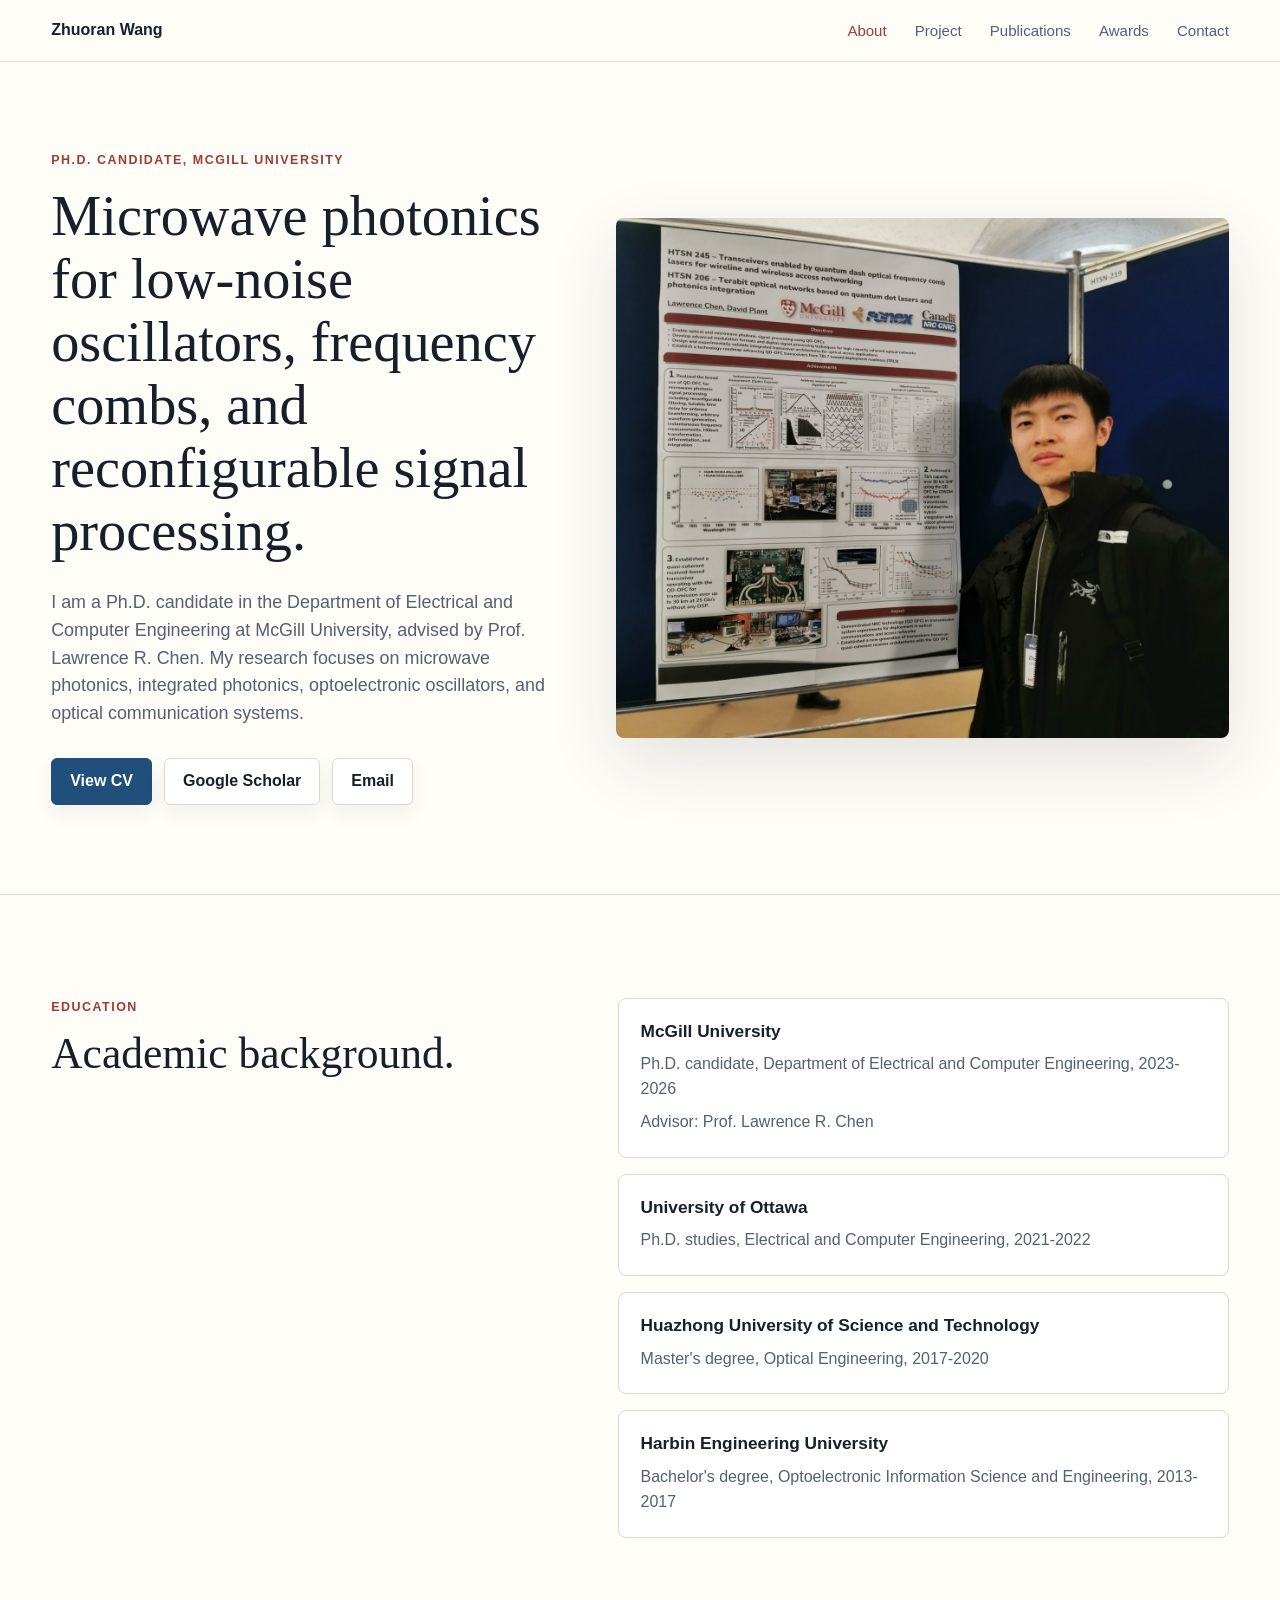
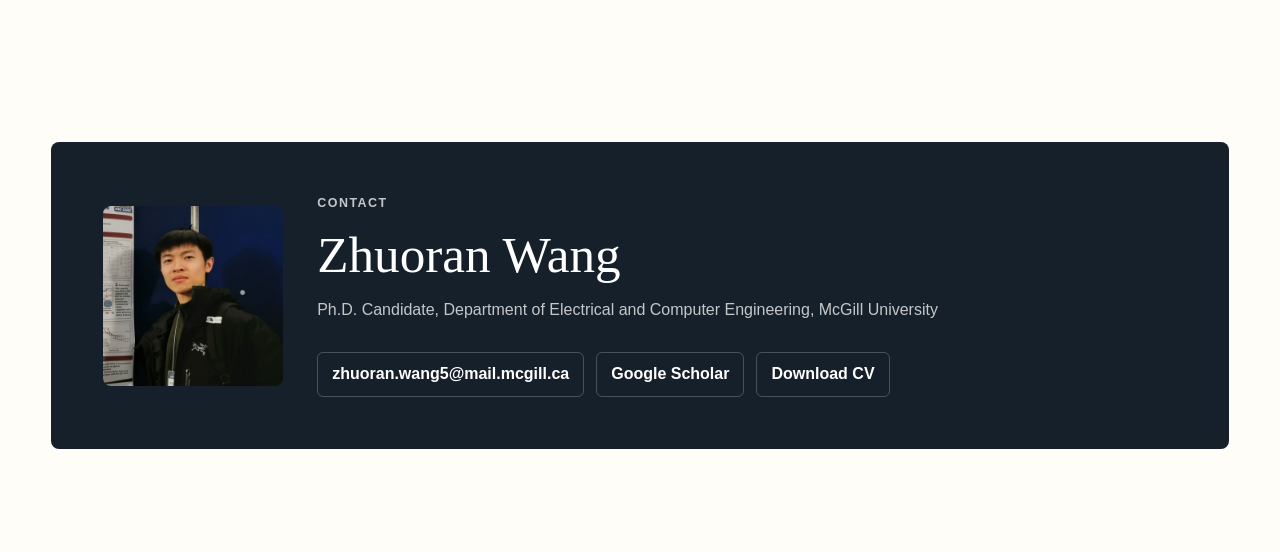
<file: index.html>
<!doctype html>
<html lang="en">
  <head>
    <meta charset="utf-8" />
    <meta name="viewport" content="width=device-width, initial-scale=1" />
    <meta
      name="description"
      content="Zhuoran Wang is a Ph.D. candidate at McGill University working on microwave photonics, optoelectronic oscillators, integrated photonics, and optical communication systems."
    />
    <title>Zhuoran Wang | Microwave Photonics</title>
    <link rel="stylesheet" href="styles.css" />
  </head>
  <body>
    <header class="site-header" aria-label="Primary navigation">
      <a class="brand" href="index.html">Zhuoran Wang</a>
      <nav>
        <a class="active" href="index.html">About</a>
        <a href="projects.html">Project</a>
        <a href="publications.html">Publications</a>
        <a href="awards.html">Awards</a>
        <a href="#contact">Contact</a>
      </nav>
    </header>

    <main>
      <section class="hero" aria-labelledby="hero-title">
        <div class="hero-copy">
          <p class="eyebrow">Ph.D. Candidate, McGill University</p>
          <h1 id="hero-title">Microwave photonics for low-noise oscillators, frequency combs, and reconfigurable signal processing.</h1>
          <p class="hero-text">
            I am a Ph.D. candidate in the Department of Electrical and Computer Engineering at McGill University,
            advised by Prof. Lawrence R. Chen. My research focuses on microwave photonics, integrated photonics,
            optoelectronic oscillators, and optical communication systems.
          </p>
          <div class="hero-actions" aria-label="Profile links">
            <a class="button primary" href="assets/Zhuoran_Wang_CV.pdf">View CV</a>
            <a class="button" href="https://scholar.google.com/citations?user=52lQ5HAAAAAJ&amp;hl=en">Google Scholar</a>
            <a class="button" href="mailto:zhuoran.wang5@mail.mcgill.ca">Email</a>
          </div>
        </div>
        <figure class="hero-photo">
          <img src="assets/zhuoran-wang-poster.jpg" alt="Zhuoran Wang standing beside a research poster at a photonics event" />
        </figure>
      </section>

      <section class="section split education-section" aria-labelledby="education-title">
        <div>
          <p class="eyebrow">Education</p>
          <h2 id="education-title">Academic background.</h2>
        </div>
        <div class="timeline education-list">
          <article>
            <h3>McGill University</h3>
            <p>Ph.D. candidate, Department of Electrical and Computer Engineering, 2023-2026</p>
            <span>Advisor: Prof. Lawrence R. Chen</span>
          </article>
          <article>
            <h3>University of Ottawa</h3>
            <p>Ph.D. studies, Electrical and Computer Engineering, 2021-2022</p>
          </article>
          <article>
            <h3>Huazhong University of Science and Technology</h3>
            <p>Master's degree, Optical Engineering, 2017-2020</p>
          </article>
          <article>
            <h3>Harbin Engineering University</h3>
            <p>Bachelor's degree, Optoelectronic Information Science and Engineering, 2013-2017</p>
          </article>
        </div>
      </section>

      <section id="contact" class="contact-section" aria-labelledby="contact-title">
        <img src="assets/zhuoran-wang-portrait.jpg" alt="Portrait of Zhuoran Wang" />
        <div>
          <p class="eyebrow">Contact</p>
          <h2 id="contact-title">Zhuoran Wang</h2>
          <p>Ph.D. Candidate, Department of Electrical and Computer Engineering, McGill University</p>
          <div class="contact-links">
            <a href="mailto:zhuoran.wang5@mail.mcgill.ca">zhuoran.wang5@mail.mcgill.ca</a>
            <a href="https://scholar.google.com/citations?user=52lQ5HAAAAAJ&amp;hl=en">Google Scholar</a>
            <a href="assets/Zhuoran_Wang_CV.pdf">Download CV</a>
          </div>
        </div>
      </section>
    </main>
  </body>
</html>
</file>
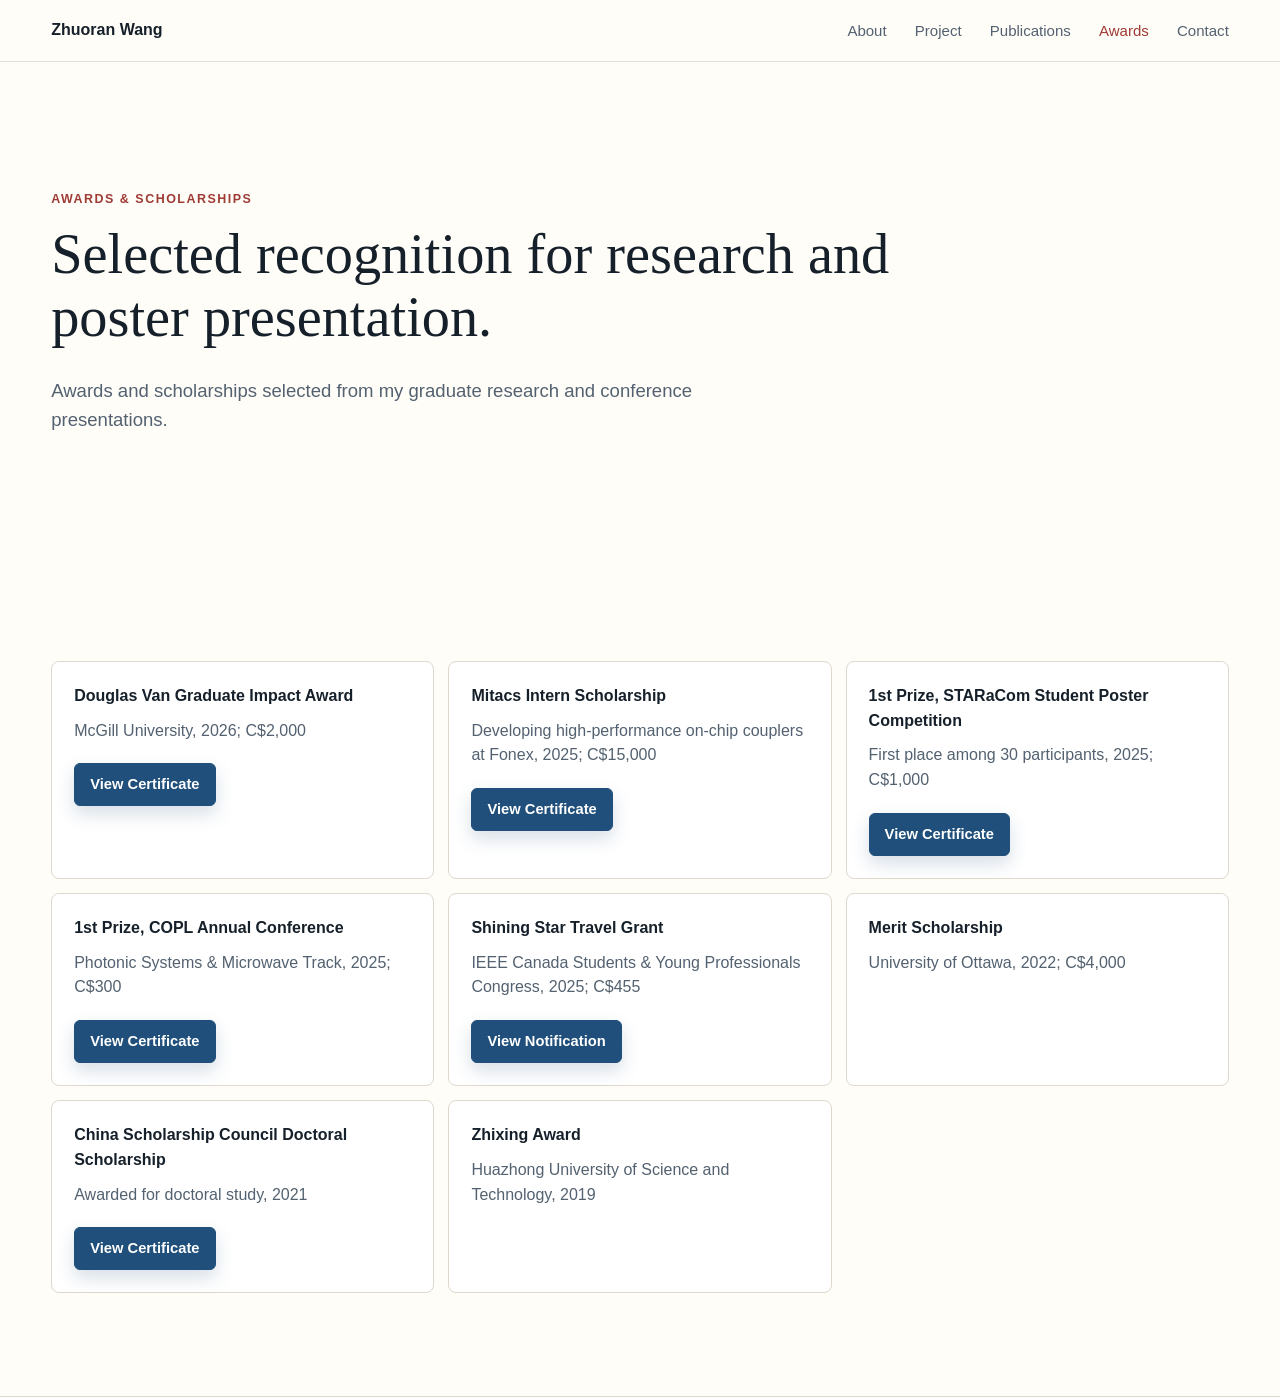
<file: awards.html>
<!doctype html>
<html lang="en">
  <head>
    <meta charset="utf-8" />
    <meta name="viewport" content="width=device-width, initial-scale=1" />
    <meta name="description" content="Selected awards and scholarships received by Zhuoran Wang." />
    <title>Awards | Zhuoran Wang</title>
    <link rel="stylesheet" href="styles.css" />
  </head>
  <body>
    <header class="site-header" aria-label="Primary navigation">
      <a class="brand" href="index.html">Zhuoran Wang</a>
      <nav>
        <a href="index.html">About</a>
        <a href="projects.html">Project</a>
        <a href="publications.html">Publications</a>
        <a class="active" href="awards.html">Awards</a>
        <a href="index.html#contact">Contact</a>
      </nav>
    </header>

    <main>
      <section class="page-hero" aria-labelledby="awards-title">
        <p class="eyebrow">Awards &amp; Scholarships</p>
        <h1 id="awards-title">Selected recognition for research and poster presentation.</h1>
        <p>
          Awards and scholarships selected from my graduate research and conference presentations.
        </p>
      </section>

      <section class="section awards-section" aria-label="Selected awards">
        <div class="awards-grid">
          <article>
            <strong>Douglas Van Graduate Impact Award</strong>
            <span>McGill University, 2026; C$2,000</span>
            <a class="certificate-link" href="assets/awards/douglas-van-graduate-impact-award.png">View Certificate</a>
          </article>
          <article>
            <strong>Mitacs Intern Scholarship</strong>
            <span>Developing high-performance on-chip couplers at Fonex, 2025; C$15,000</span>
            <a class="certificate-link" href="assets/awards/mitacs-intern-scholarship.png">View Certificate</a>
          </article>
          <article>
            <strong>1st Prize, STARaCom Student Poster Competition</strong>
            <span>First place among 30 participants, 2025; C$1,000</span>
            <a class="certificate-link" href="assets/awards/staracom-first-prize.pdf">View Certificate</a>
          </article>
          <article>
            <strong>1st Prize, COPL Annual Conference</strong>
            <span>Photonic Systems &amp; Microwave Track, 2025; C$300</span>
            <a class="certificate-link" href="assets/awards/copl-first-prize.pdf">View Certificate</a>
          </article>
          <article>
            <strong>Shining Star Travel Grant</strong>
            <span>IEEE Canada Students &amp; Young Professionals Congress, 2025; C$455</span>
            <a class="certificate-link" href="assets/awards/shining-star-travel-grant.png">View Notification</a>
          </article>
          <article>
            <strong>Merit Scholarship</strong>
            <span>University of Ottawa, 2022; C$4,000</span>
          </article>
          <article>
            <strong>China Scholarship Council Doctoral Scholarship</strong>
            <span>Awarded for doctoral study, 2021</span>
            <a class="certificate-link" href="assets/awards/csc-doctoral-scholarship.pdf">View Certificate</a>
          </article>
          <article>
            <strong>Zhixing Award</strong>
            <span>Huazhong University of Science and Technology, 2019</span>
          </article>
        </div>
      </section>
    </main>
  </body>
</html>
</file>
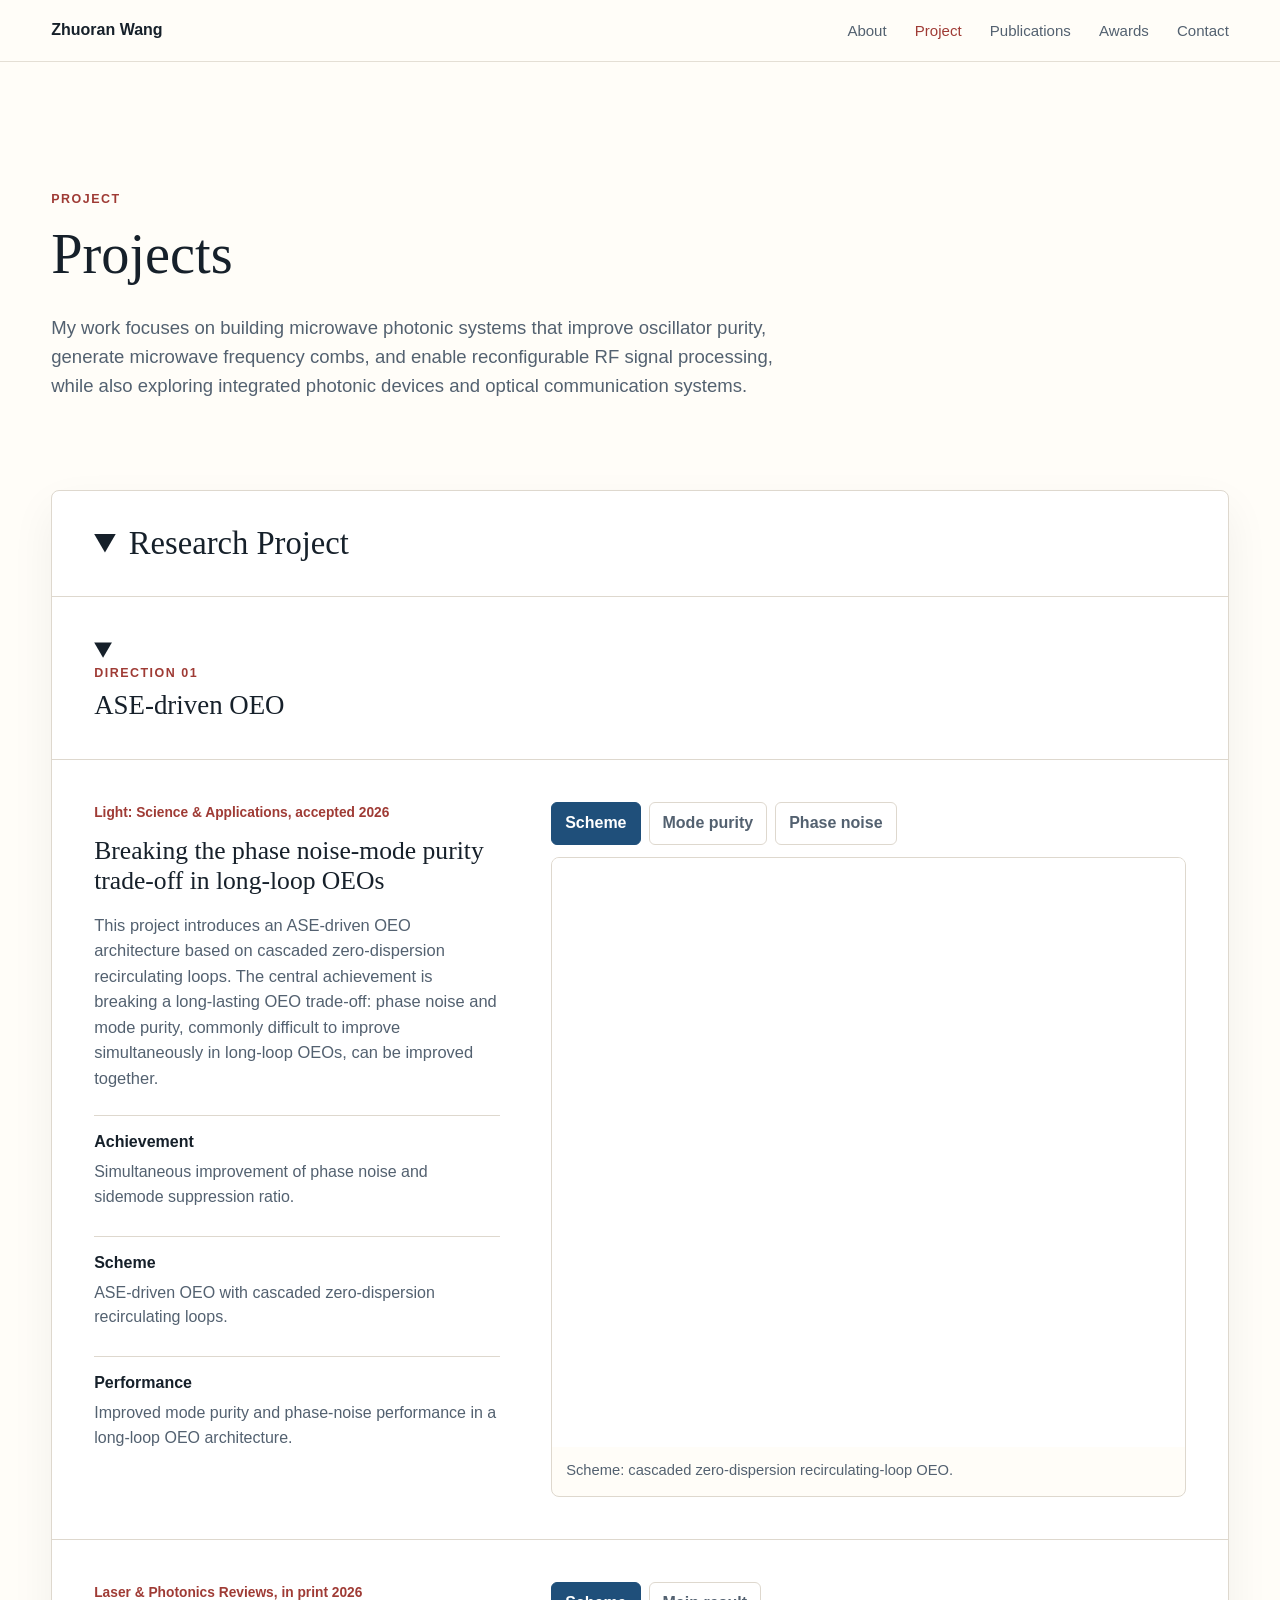
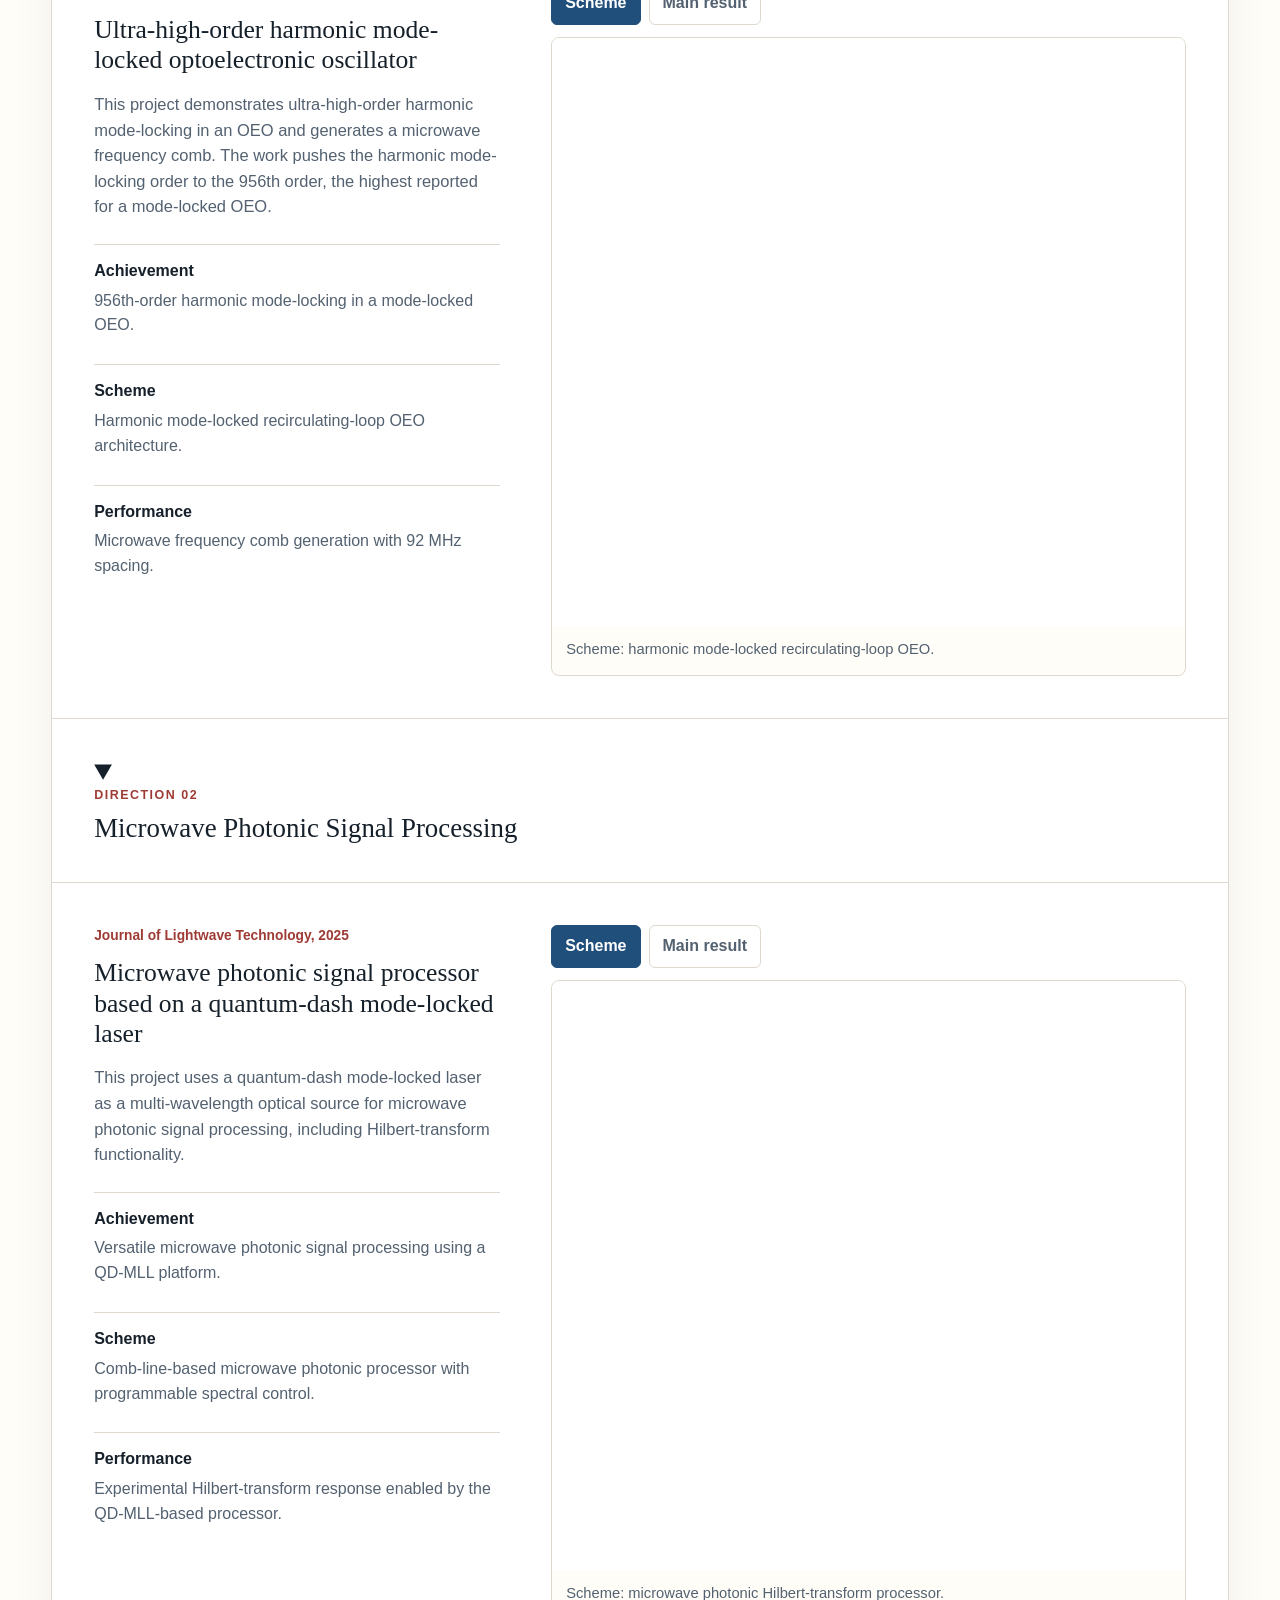
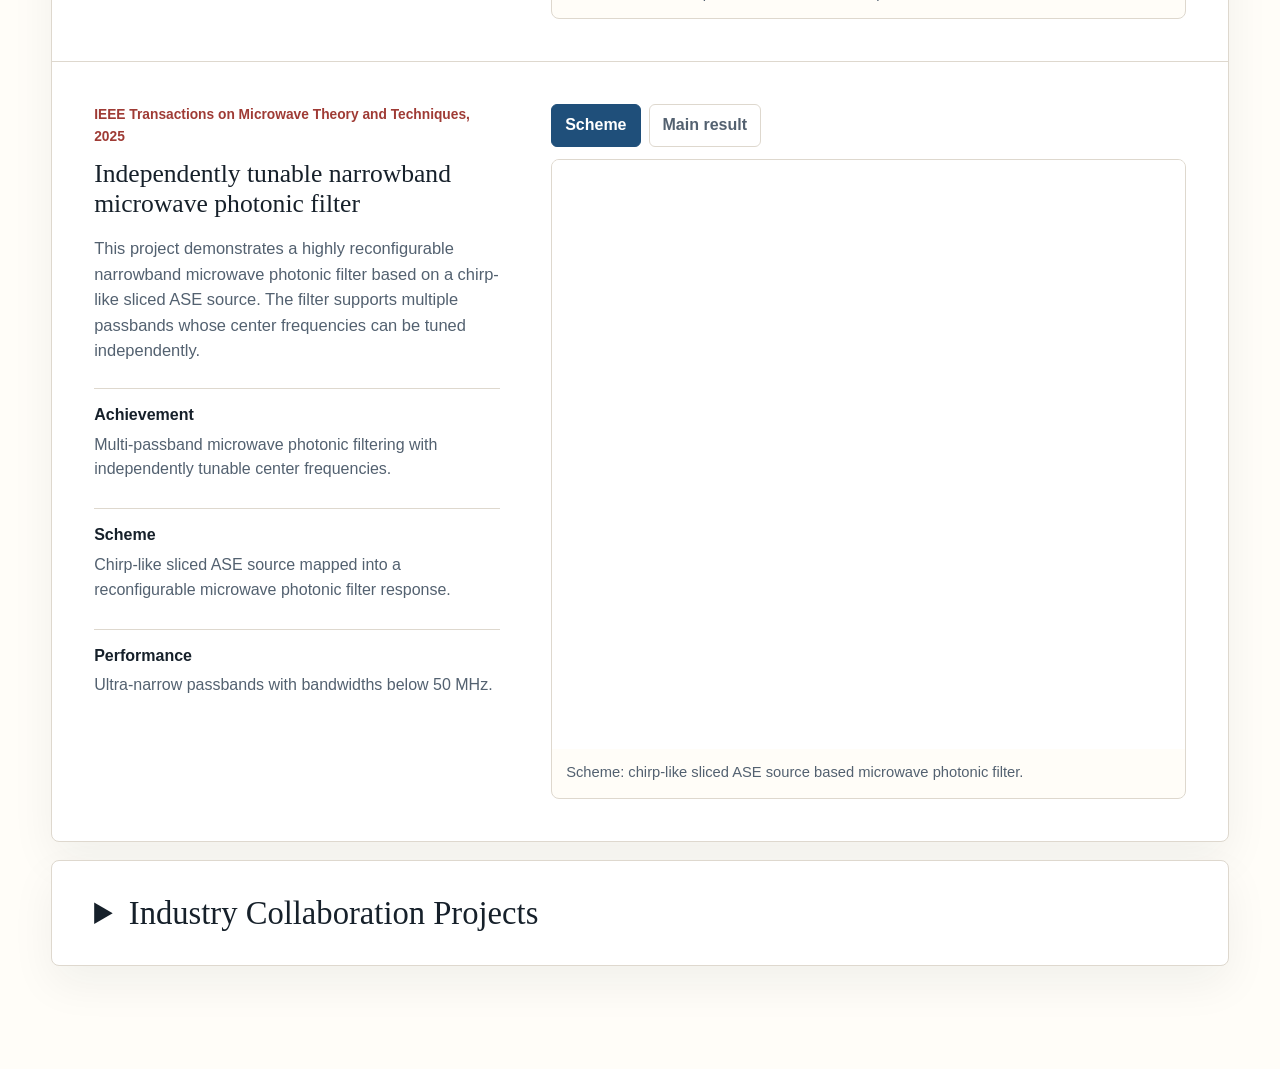
<file: projects.html>
<!doctype html>
<html lang="en">
  <head>
    <meta charset="utf-8" />
    <meta name="viewport" content="width=device-width, initial-scale=1" />
    <meta
      name="description"
      content="Research projects by Zhuoran Wang in ASE-driven optoelectronic oscillators and microwave photonic signal processing."
    />
    <title>Projects | Zhuoran Wang</title>
    <link rel="stylesheet" href="styles.css" />
  </head>
  <body>
    <header class="site-header" aria-label="Primary navigation">
      <a class="brand" href="index.html">Zhuoran Wang</a>
      <nav>
        <a href="index.html">About</a>
        <a class="active" href="projects.html">Project</a>
        <a href="publications.html">Publications</a>
        <a href="awards.html">Awards</a>
        <a href="index.html#contact">Contact</a>
      </nav>
    </header>

    <main>
      <section class="page-hero" aria-labelledby="project-title">
        <p class="eyebrow">Project</p>
        <h1 id="project-title">Projects</h1>
        <p>
          My work focuses on building microwave photonic systems that improve oscillator purity, generate
          microwave frequency combs, and enable reconfigurable RF signal processing, while also exploring integrated
          photonic devices and optical communication systems.
        </p>
      </section>

      <section class="project-accordion" aria-label="Project categories">
        <details open>
          <summary>Research Project</summary>

          <details class="project-group" open>
            <summary>
              <span>Direction 01</span>
              ASE-driven OEO
            </summary>

            <article class="project-detail">
              <div class="project-copy">
                <p class="project-kicker">Light: Science &amp; Applications, accepted 2026</p>
                <h3>Breaking the phase noise-mode purity trade-off in long-loop OEOs</h3>
                <p>
                  This project introduces an ASE-driven OEO architecture based on cascaded zero-dispersion
                  recirculating loops. The central achievement is breaking a long-lasting OEO trade-off:
                  phase noise and mode purity, commonly difficult to improve simultaneously in long-loop OEOs,
                  can be improved together.
                </p>
                <dl class="project-facts">
                  <div>
                    <dt>Achievement</dt>
                    <dd>Simultaneous improvement of phase noise and sidemode suppression ratio.</dd>
                  </div>
                  <div>
                    <dt>Scheme</dt>
                    <dd>ASE-driven OEO with cascaded zero-dispersion recirculating loops.</dd>
                  </div>
                  <div>
                    <dt>Performance</dt>
                    <dd>Improved mode purity and phase-noise performance in a long-loop OEO architecture.</dd>
                  </div>
                </dl>
              </div>
              <div class="project-viewer" data-viewer>
                <div class="viewer-tabs" role="tablist" aria-label="LSA OEO figures">
                  <button class="active" type="button" data-src="assets/projects/lsa-cascaded-rl-oeo.pdf" data-caption="Scheme: cascaded zero-dispersion recirculating-loop OEO.">Scheme</button>
                  <button type="button" data-src="assets/projects/lsa-esa-result.pdf" data-caption="Mode purity result: electrical spectrum and sidemode behavior.">Mode purity</button>
                  <button type="button" data-src="assets/projects/lsa-phase-noise.pdf" data-caption="Phase noise result.">Phase noise</button>
                </div>
                <figure>
                  <iframe title="LSA OEO project figure" src="assets/projects/lsa-cascaded-rl-oeo.pdf"></iframe>
                  <figcaption>Scheme: cascaded zero-dispersion recirculating-loop OEO.</figcaption>
                </figure>
              </div>
            </article>

            <article class="project-detail">
              <div class="project-copy">
                <p class="project-kicker">Laser &amp; Photonics Reviews, in print 2026</p>
                <h3>Ultra-high-order harmonic mode-locked optoelectronic oscillator</h3>
                <p>
                  This project demonstrates ultra-high-order harmonic mode-locking in an OEO and generates a
                  microwave frequency comb. The work pushes the harmonic mode-locking
                  order to the 956th order, the highest reported for a mode-locked OEO.
                </p>
                <dl class="project-facts">
                  <div>
                    <dt>Achievement</dt>
                    <dd>956th-order harmonic mode-locking in a mode-locked OEO.</dd>
                  </div>
                  <div>
                    <dt>Scheme</dt>
                    <dd>Harmonic mode-locked recirculating-loop OEO architecture.</dd>
                  </div>
                  <div>
                    <dt>Performance</dt>
                    <dd>Microwave frequency comb generation with 92 MHz spacing.</dd>
                  </div>
                </dl>
              </div>
              <div class="project-viewer" data-viewer>
                <div class="viewer-tabs" role="tablist" aria-label="High-order mode-locked OEO figures">
                  <button class="active" type="button" data-src="assets/projects/high-order-hml-scheme.pdf" data-caption="Scheme: harmonic mode-locked recirculating-loop OEO.">Scheme</button>
                  <button type="button" data-src="assets/projects/high-order-locked-result.pdf" data-caption="Main result: ultra-high-order locked microwave frequency comb.">Main result</button>
                </div>
                <figure>
                  <iframe title="High-order harmonic mode-locked OEO project figure" src="assets/projects/high-order-hml-scheme.pdf"></iframe>
                  <figcaption>Scheme: harmonic mode-locked recirculating-loop OEO.</figcaption>
                </figure>
              </div>
            </article>
          </details>

          <details class="project-group" open>
            <summary>
              <span>Direction 02</span>
              Microwave Photonic Signal Processing
            </summary>

            <article class="project-detail">
              <div class="project-copy">
                <p class="project-kicker">Journal of Lightwave Technology, 2025</p>
                <h3>Microwave photonic signal processor based on a quantum-dash mode-locked laser</h3>
                <p>
                  This project uses a quantum-dash mode-locked laser as a multi-wavelength optical source for
                  microwave photonic signal processing, including Hilbert-transform functionality.
                </p>
                <dl class="project-facts">
                  <div>
                    <dt>Achievement</dt>
                    <dd>Versatile microwave photonic signal processing using a QD-MLL platform.</dd>
                  </div>
                  <div>
                    <dt>Scheme</dt>
                    <dd>Comb-line-based microwave photonic processor with programmable spectral control.</dd>
                  </div>
                  <div>
                    <dt>Performance</dt>
                    <dd>Experimental Hilbert-transform response enabled by the QD-MLL-based processor.</dd>
                  </div>
                </dl>
              </div>
              <div class="project-viewer" data-viewer>
                <div class="viewer-tabs" role="tablist" aria-label="Hilbert-transform project figures">
                  <button class="active" type="button" data-src="assets/projects/hilbert-scheme.pdf" data-caption="Scheme: microwave photonic Hilbert-transform processor.">Scheme</button>
                  <button type="button" data-src="assets/projects/hilbert-result.pdf" data-caption="Main result: Hilbert-transform performance.">Main result</button>
                </div>
                <figure>
                  <iframe title="Hilbert-transform project figure" src="assets/projects/hilbert-scheme.pdf"></iframe>
                  <figcaption>Scheme: microwave photonic Hilbert-transform processor.</figcaption>
                </figure>
              </div>
            </article>

            <article class="project-detail">
              <div class="project-copy">
                <p class="project-kicker">IEEE Transactions on Microwave Theory and Techniques, 2025</p>
                <h3>Independently tunable narrowband microwave photonic filter</h3>
                <p>
                  This project demonstrates a highly reconfigurable narrowband microwave photonic filter based on
                  a chirp-like sliced ASE source. The filter supports multiple passbands whose center frequencies
                  can be tuned independently.
                </p>
                <dl class="project-facts">
                  <div>
                    <dt>Achievement</dt>
                    <dd>Multi-passband microwave photonic filtering with independently tunable center frequencies.</dd>
                  </div>
                  <div>
                    <dt>Scheme</dt>
                    <dd>Chirp-like sliced ASE source mapped into a reconfigurable microwave photonic filter response.</dd>
                  </div>
                  <div>
                    <dt>Performance</dt>
                    <dd>Ultra-narrow passbands with bandwidths below 50 MHz.</dd>
                  </div>
                </dl>
              </div>
              <div class="project-viewer" data-viewer>
                <div class="viewer-tabs" role="tablist" aria-label="Narrowband filter project figures">
                  <button class="active" type="button" data-src="assets/projects/narrowband-filter-scheme.pdf" data-caption="Scheme: chirp-like sliced ASE source based microwave photonic filter.">Scheme</button>
                  <button type="button" data-src="assets/projects/narrowband-filter-result.pdf" data-caption="Main result: independently tunable narrowband passbands.">Main result</button>
                </div>
                <figure>
                  <iframe title="Narrowband microwave photonic filter project figure" src="assets/projects/narrowband-filter-scheme.pdf"></iframe>
                  <figcaption>Scheme: chirp-like sliced ASE source based microwave photonic filter.</figcaption>
                </figure>
              </div>
            </article>
          </details>
        </details>

        <details class="industry-projects">
          <summary>Industry Collaboration Projects</summary>
          <div class="industry-list">
            <article>
              <h3>Quasi-coherent optical communication using quantum-dash mode-locked lasers</h3>
              <p>
                A collaborative project on optical communication systems using quantum-dash optical frequency comb
                sources and quasi-coherent detection concepts. The project connects microwave photonics, optical
                frequency combs, and high-capacity communication link evaluation.
              </p>
            </article>
            <article>
              <h3>On-chip MMI design for silicon photonic circuits</h3>
              <p>
                An integrated photonics project focused on multimode-interference devices on a silicon-on-insulator
                platform, including compact passive components relevant to photonic integrated circuit design and
                characterization.
              </p>
            </article>
          </div>
        </details>
      </section>
    </main>
    <script>
      document.querySelectorAll("[data-viewer]").forEach((viewer) => {
        const frame = viewer.querySelector("iframe");
        const caption = viewer.querySelector("figcaption");
        viewer.querySelectorAll(".viewer-tabs button").forEach((button) => {
          button.addEventListener("click", () => {
            viewer.querySelectorAll(".viewer-tabs button").forEach((item) => item.classList.remove("active"));
            button.classList.add("active");
            frame.src = button.dataset.src;
            caption.textContent = button.dataset.caption;
          });
        });
      });
    </script>
  </body>
</html>
</file>
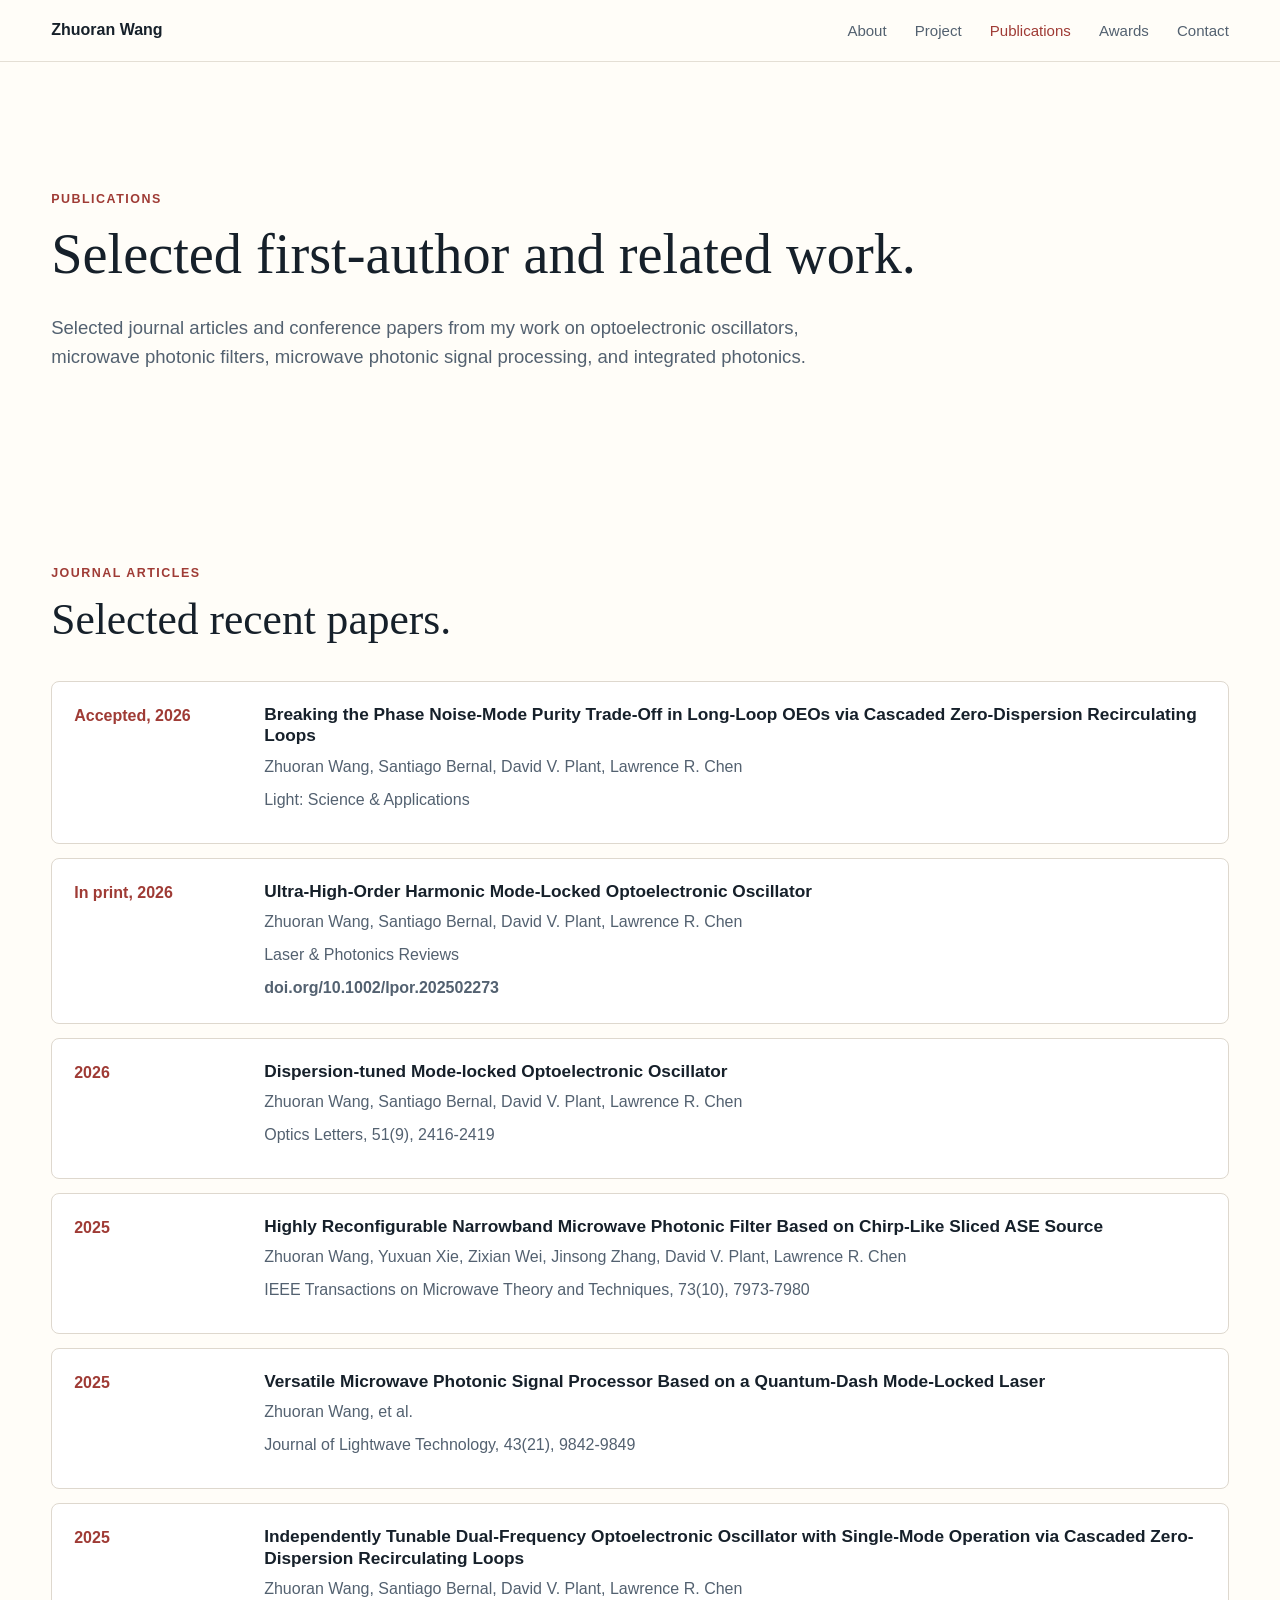
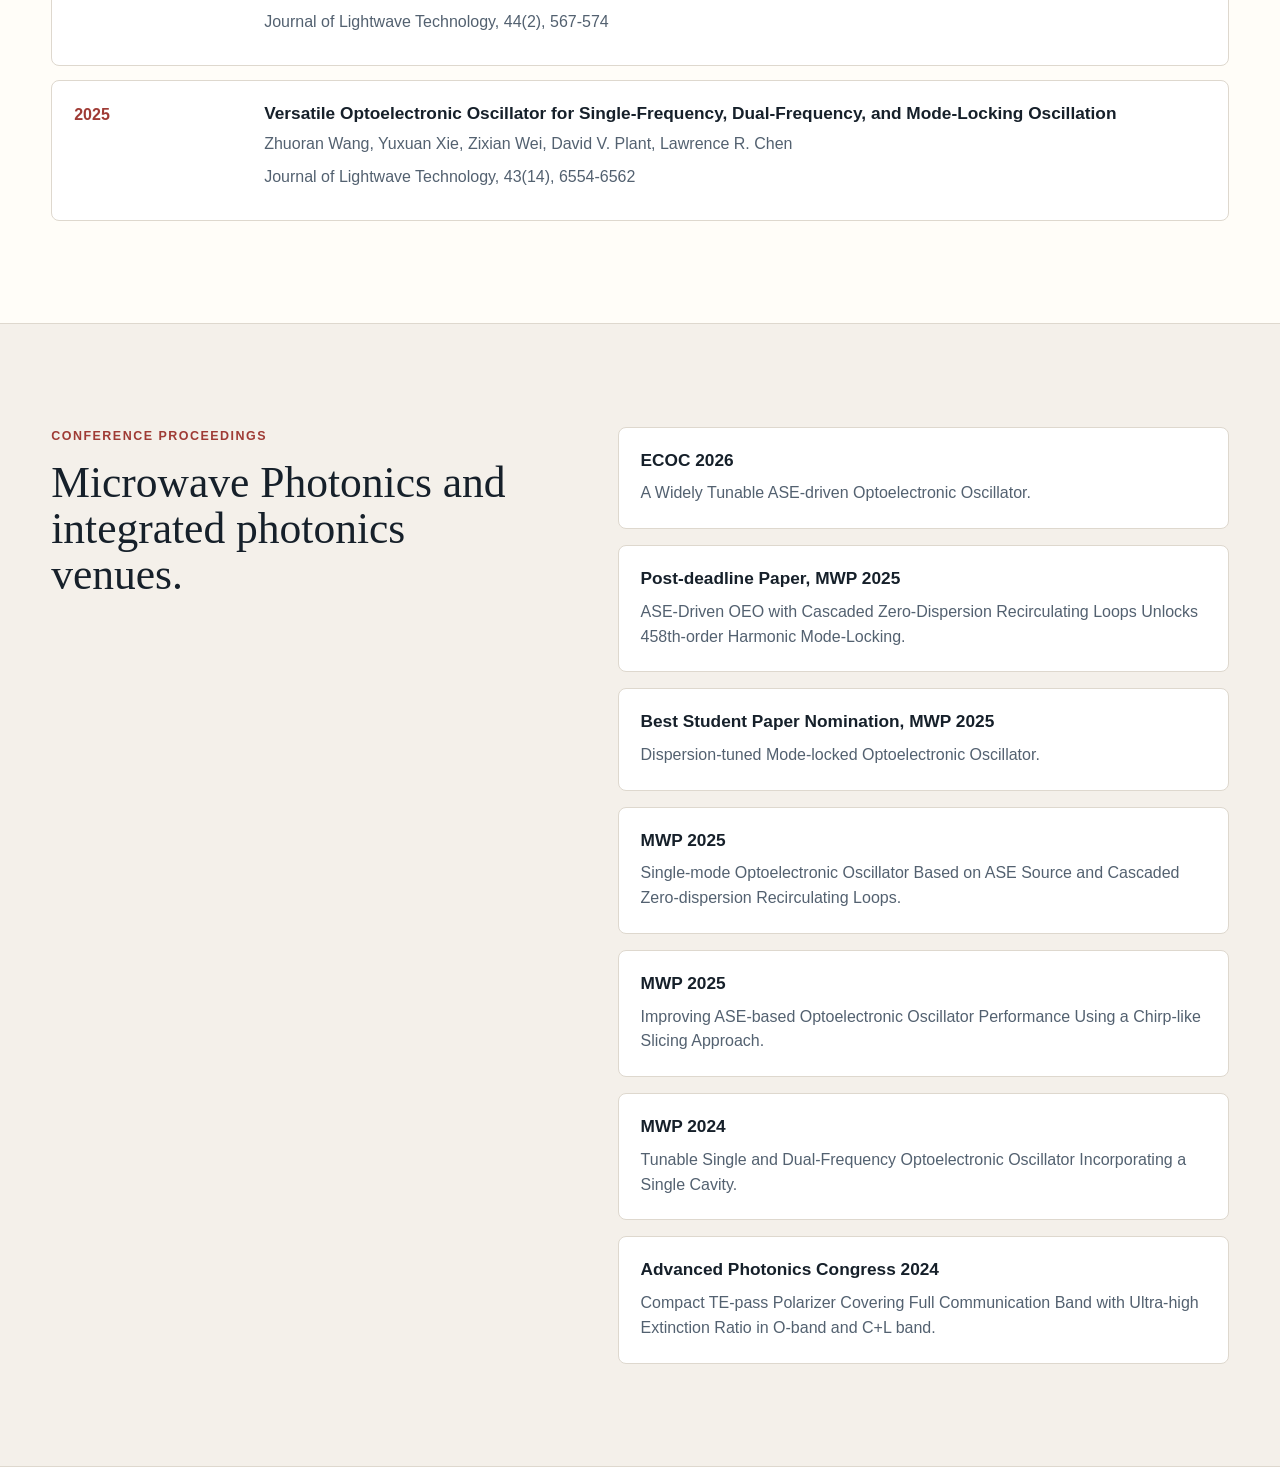
<file: publications.html>
<!doctype html>
<html lang="en">
  <head>
    <meta charset="utf-8" />
    <meta name="viewport" content="width=device-width, initial-scale=1" />
    <meta name="description" content="Selected publications by Zhuoran Wang in microwave photonics and optoelectronic oscillators." />
    <title>Publications | Zhuoran Wang</title>
    <link rel="stylesheet" href="styles.css" />
  </head>
  <body>
    <header class="site-header" aria-label="Primary navigation">
      <a class="brand" href="index.html">Zhuoran Wang</a>
      <nav>
        <a href="index.html">About</a>
        <a href="projects.html">Project</a>
        <a class="active" href="publications.html">Publications</a>
        <a href="awards.html">Awards</a>
        <a href="index.html#contact">Contact</a>
      </nav>
    </header>

    <main>
      <section class="page-hero" aria-labelledby="publications-title">
        <p class="eyebrow">Publications</p>
        <h1 id="publications-title">Selected first-author and related work.</h1>
        <p>
          Selected journal articles and conference papers from my work on optoelectronic oscillators, microwave
          photonic filters, microwave photonic signal processing, and integrated photonics.
        </p>
      </section>

      <section class="section" aria-labelledby="journal-title">
        <div class="section-heading compact">
          <p class="eyebrow">Journal Articles</p>
          <h2 id="journal-title">Selected recent papers.</h2>
        </div>
        <div class="publication-list">
          <article class="publication">
            <p class="pub-status">Accepted, 2026</p>
            <h3>Breaking the Phase Noise-Mode Purity Trade-Off in Long-Loop OEOs via Cascaded Zero-Dispersion Recirculating Loops</h3>
            <p>Zhuoran Wang, Santiago Bernal, David V. Plant, Lawrence R. Chen</p>
            <span>Light: Science &amp; Applications</span>
          </article>
          <article class="publication">
            <p class="pub-status">In print, 2026</p>
            <h3>Ultra-High-Order Harmonic Mode-Locked Optoelectronic Oscillator</h3>
            <p>Zhuoran Wang, Santiago Bernal, David V. Plant, Lawrence R. Chen</p>
            <span>Laser &amp; Photonics Reviews</span>
            <a href="https://doi.org/10.1002/lpor.202502273">doi.org/10.1002/lpor.202502273</a>
          </article>
          <article class="publication">
            <p class="pub-status">2026</p>
            <h3>Dispersion-tuned Mode-locked Optoelectronic Oscillator</h3>
            <p>Zhuoran Wang, Santiago Bernal, David V. Plant, Lawrence R. Chen</p>
            <span>Optics Letters, 51(9), 2416-2419</span>
          </article>
          <article class="publication">
            <p class="pub-status">2025</p>
            <h3>Highly Reconfigurable Narrowband Microwave Photonic Filter Based on Chirp-Like Sliced ASE Source</h3>
            <p>Zhuoran Wang, Yuxuan Xie, Zixian Wei, Jinsong Zhang, David V. Plant, Lawrence R. Chen</p>
            <span>IEEE Transactions on Microwave Theory and Techniques, 73(10), 7973-7980</span>
          </article>
          <article class="publication">
            <p class="pub-status">2025</p>
            <h3>Versatile Microwave Photonic Signal Processor Based on a Quantum-Dash Mode-Locked Laser</h3>
            <p>Zhuoran Wang, et al.</p>
            <span>Journal of Lightwave Technology, 43(21), 9842-9849</span>
          </article>
          <article class="publication">
            <p class="pub-status">2025</p>
            <h3>Independently Tunable Dual-Frequency Optoelectronic Oscillator with Single-Mode Operation via Cascaded Zero-Dispersion Recirculating Loops</h3>
            <p>Zhuoran Wang, Santiago Bernal, David V. Plant, Lawrence R. Chen</p>
            <span>Journal of Lightwave Technology, 44(2), 567-574</span>
          </article>
          <article class="publication">
            <p class="pub-status">2025</p>
            <h3>Versatile Optoelectronic Oscillator for Single-Frequency, Dual-Frequency, and Mode-Locking Oscillation</h3>
            <p>Zhuoran Wang, Yuxuan Xie, Zixian Wei, David V. Plant, Lawrence R. Chen</p>
            <span>Journal of Lightwave Technology, 43(14), 6554-6562</span>
          </article>
        </div>
      </section>

      <section class="section split muted" aria-labelledby="conference-title">
        <div>
          <p class="eyebrow">Conference Proceedings</p>
          <h2 id="conference-title">Microwave Photonics and integrated photonics venues.</h2>
        </div>
        <div class="timeline">
          <article>
            <h3>ECOC 2026</h3>
            <p>A Widely Tunable ASE-driven Optoelectronic Oscillator.</p>
          </article>
          <article>
            <h3>Post-deadline Paper, MWP 2025</h3>
            <p>ASE-Driven OEO with Cascaded Zero-Dispersion Recirculating Loops Unlocks 458th-order Harmonic Mode-Locking.</p>
          </article>
          <article>
            <h3>Best Student Paper Nomination, MWP 2025</h3>
            <p>Dispersion-tuned Mode-locked Optoelectronic Oscillator.</p>
          </article>
          <article>
            <h3>MWP 2025</h3>
            <p>Single-mode Optoelectronic Oscillator Based on ASE Source and Cascaded Zero-dispersion Recirculating Loops.</p>
          </article>
          <article>
            <h3>MWP 2025</h3>
            <p>Improving ASE-based Optoelectronic Oscillator Performance Using a Chirp-like Slicing Approach.</p>
          </article>
          <article>
            <h3>MWP 2024</h3>
            <p>Tunable Single and Dual-Frequency Optoelectronic Oscillator Incorporating a Single Cavity.</p>
          </article>
          <article>
            <h3>Advanced Photonics Congress 2024</h3>
            <p>Compact TE-pass Polarizer Covering Full Communication Band with Ultra-high Extinction Ratio in O-band and C+L band.</p>
          </article>
        </div>
      </section>
    </main>
  </body>
</html>
</file>
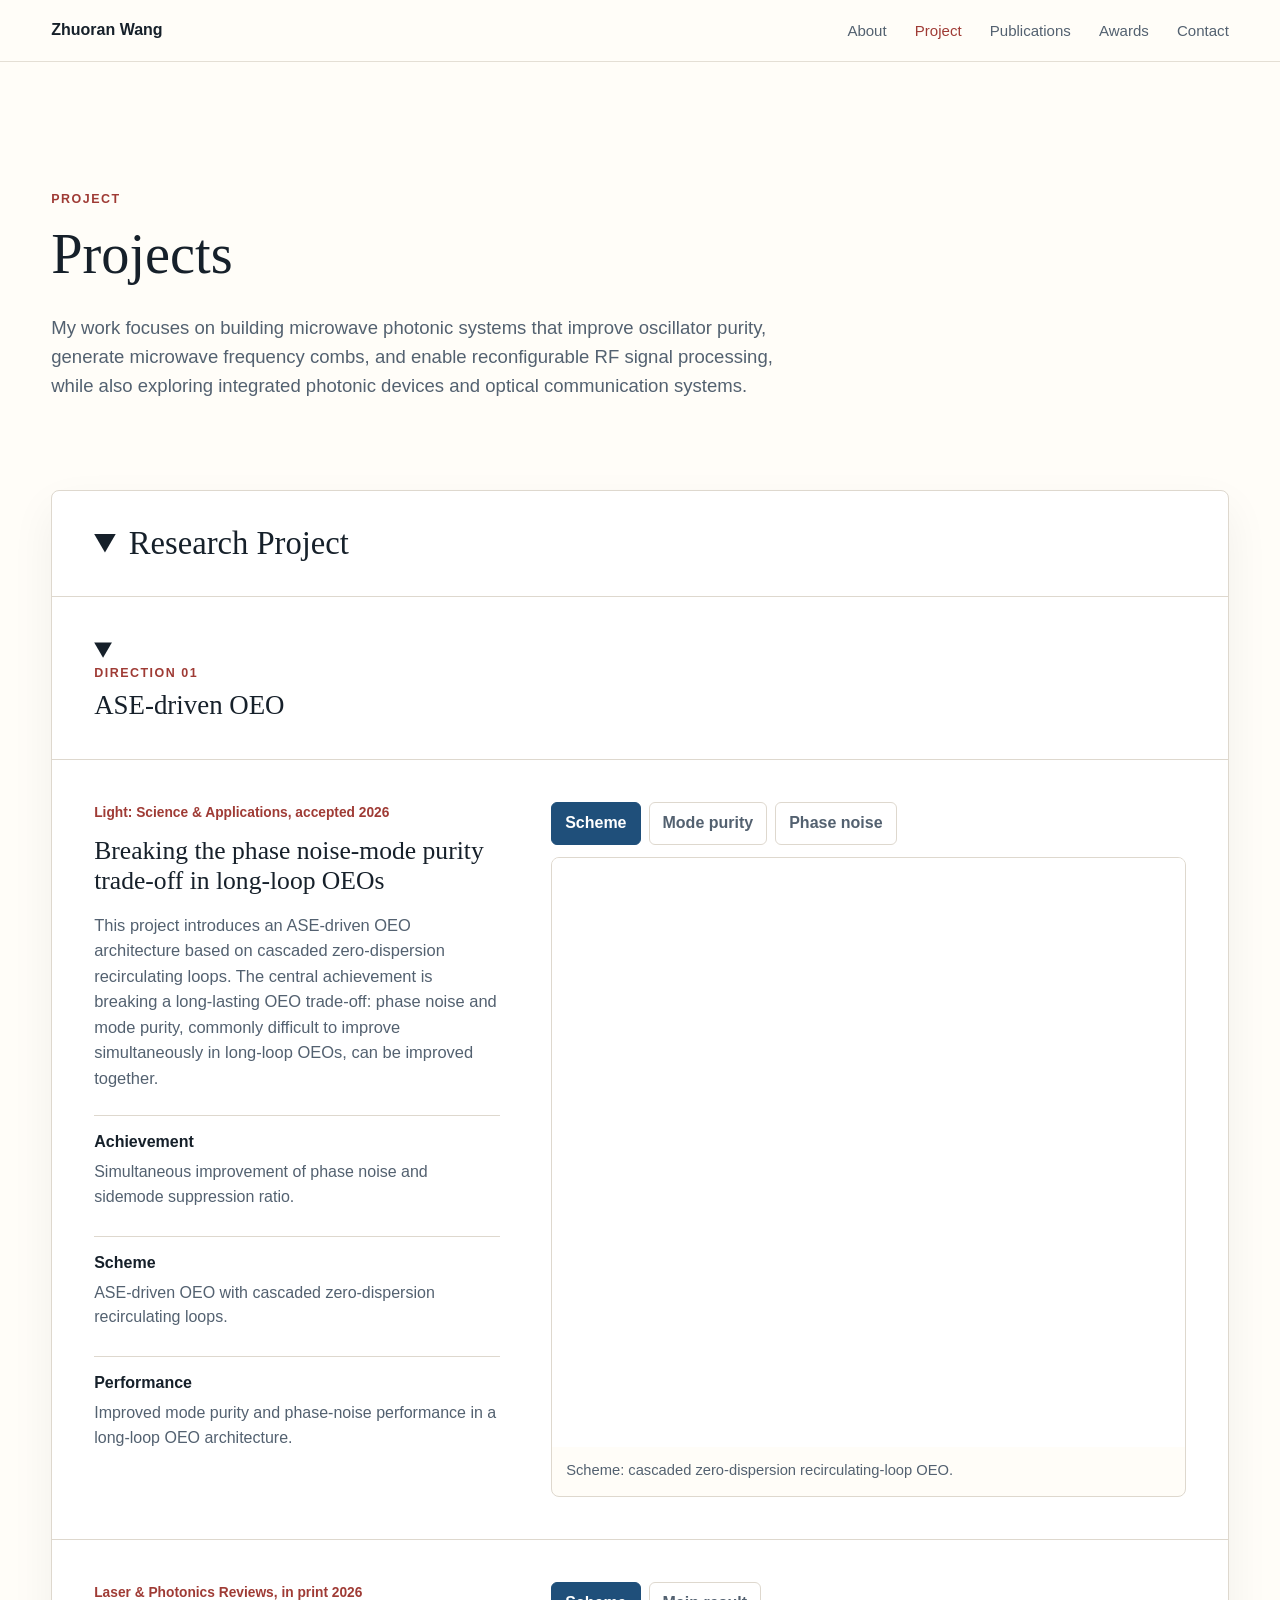
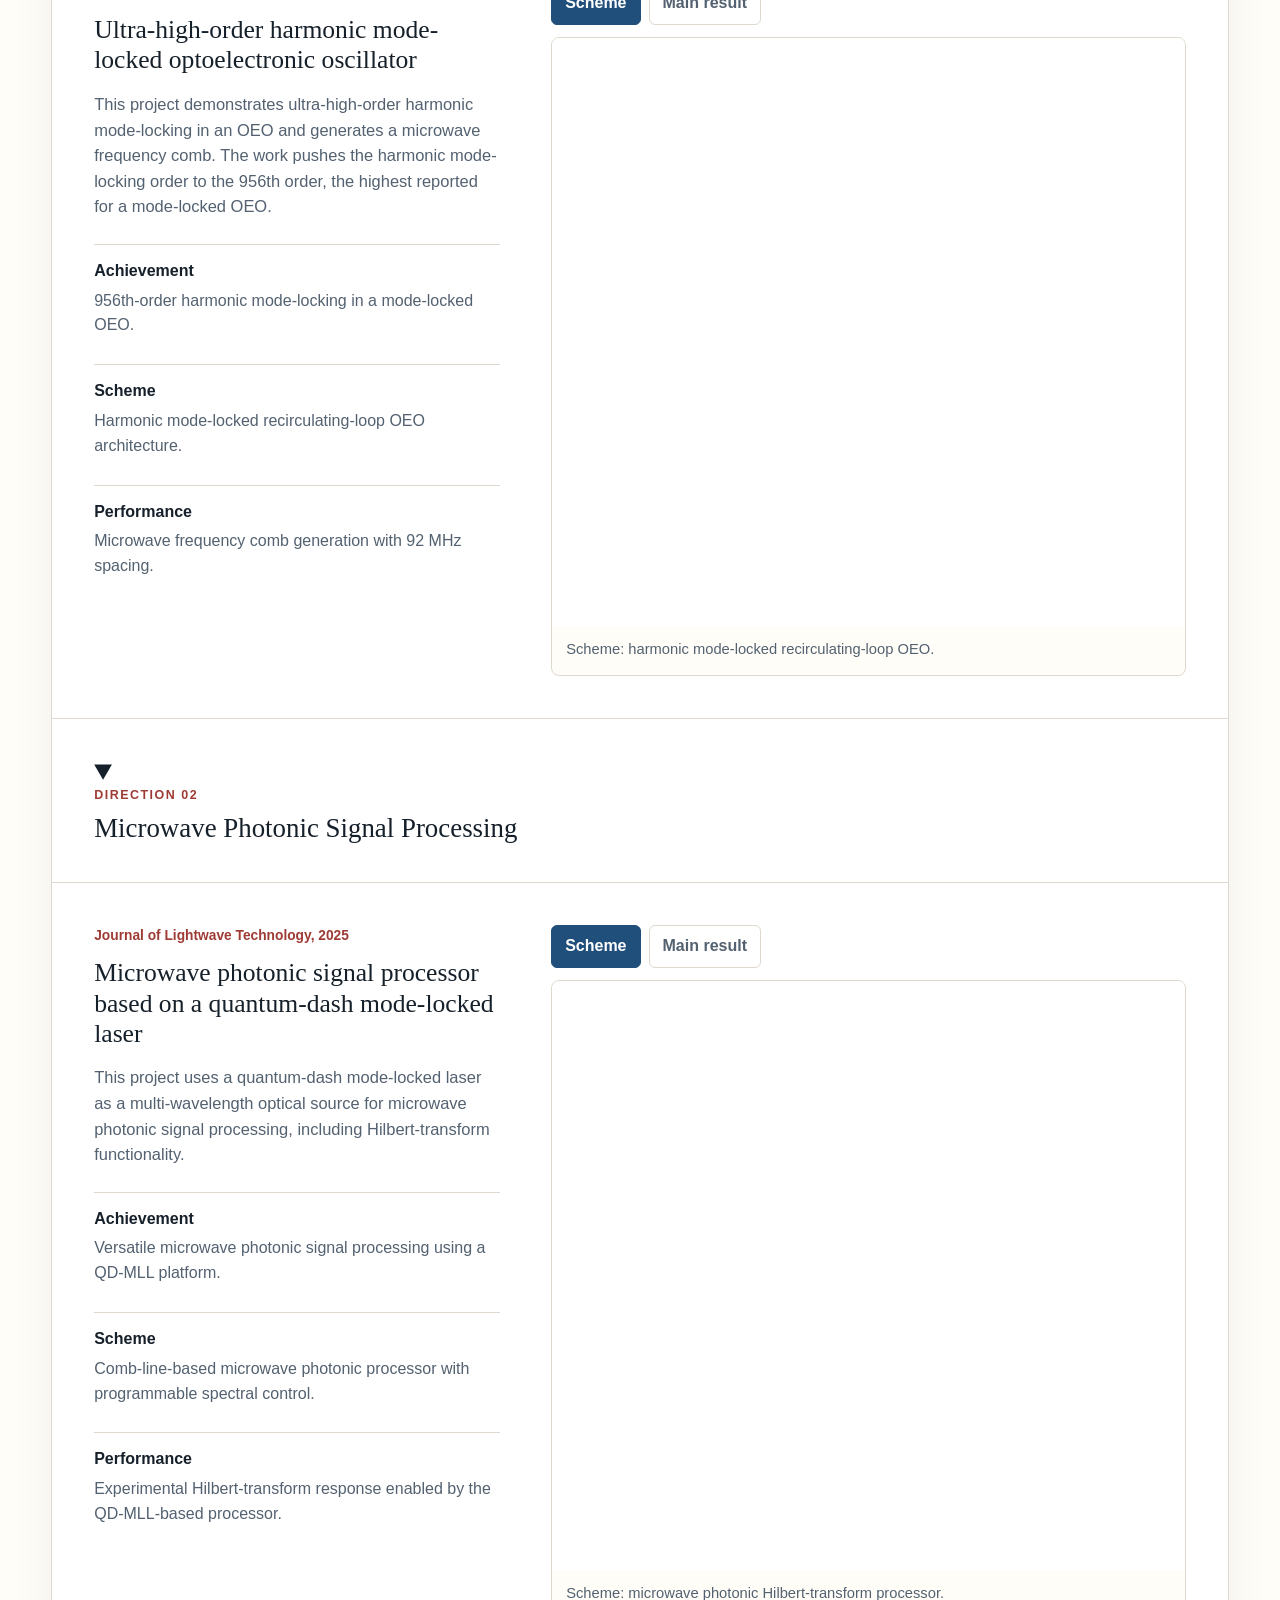
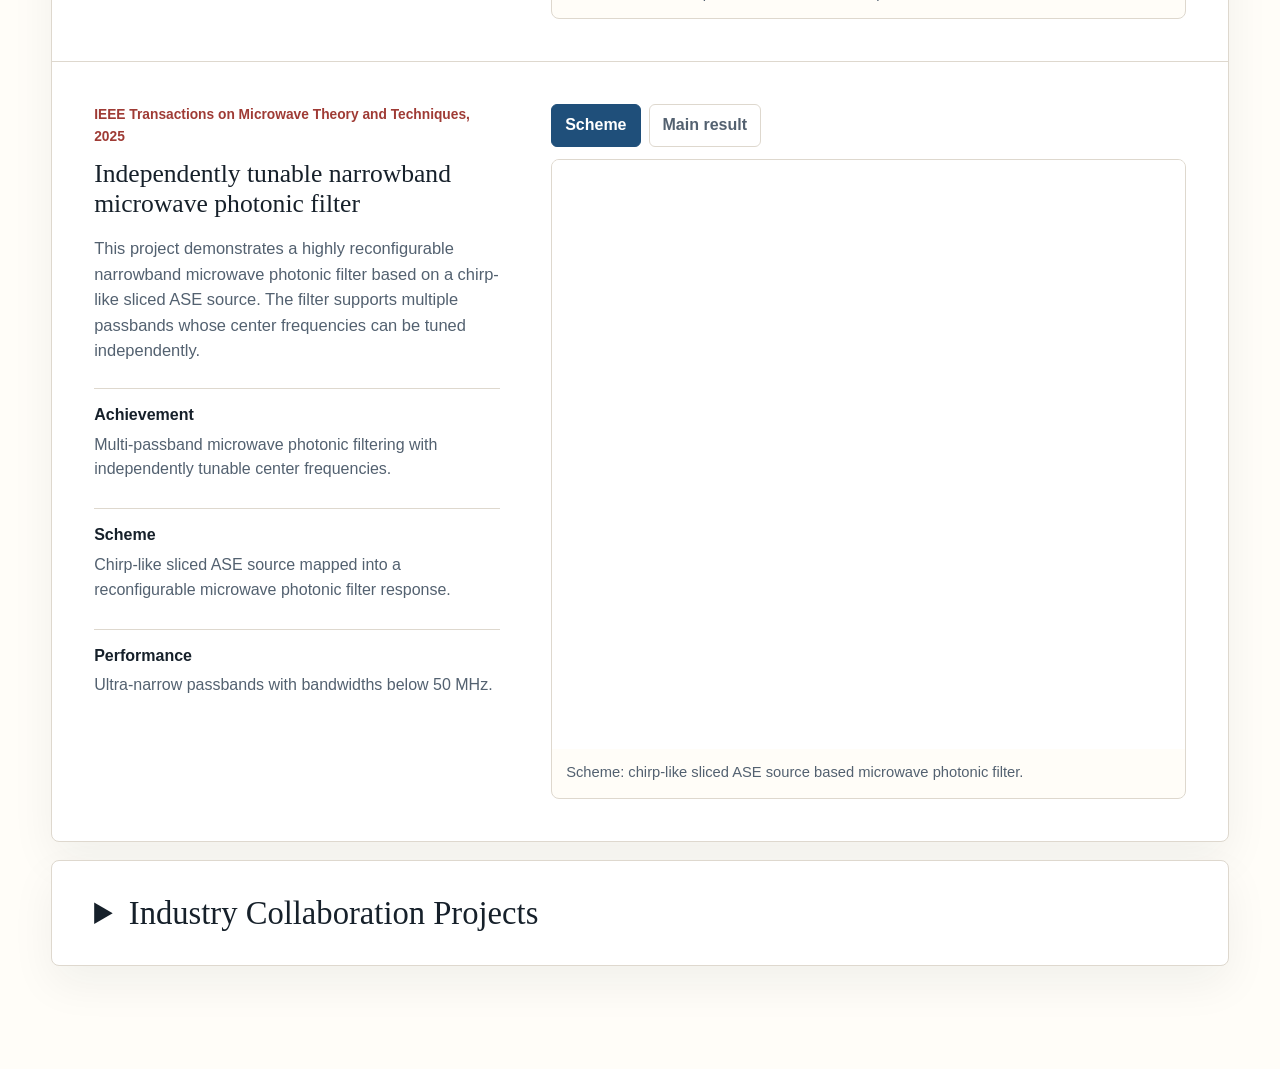
<file: research.html>
<!doctype html>
<html lang="en">
  <head>
    <meta charset="utf-8" />
    <meta http-equiv="refresh" content="0; url=projects.html" />
    <title>Redirecting to Projects | Zhuoran Wang</title>
    <link rel="stylesheet" href="styles.css" />
  </head>
  <body>
    <main class="redirect-page">
      <p>Redirecting to <a href="projects.html">Projects</a>.</p>
    </main>
  </body>
</html>
</file>
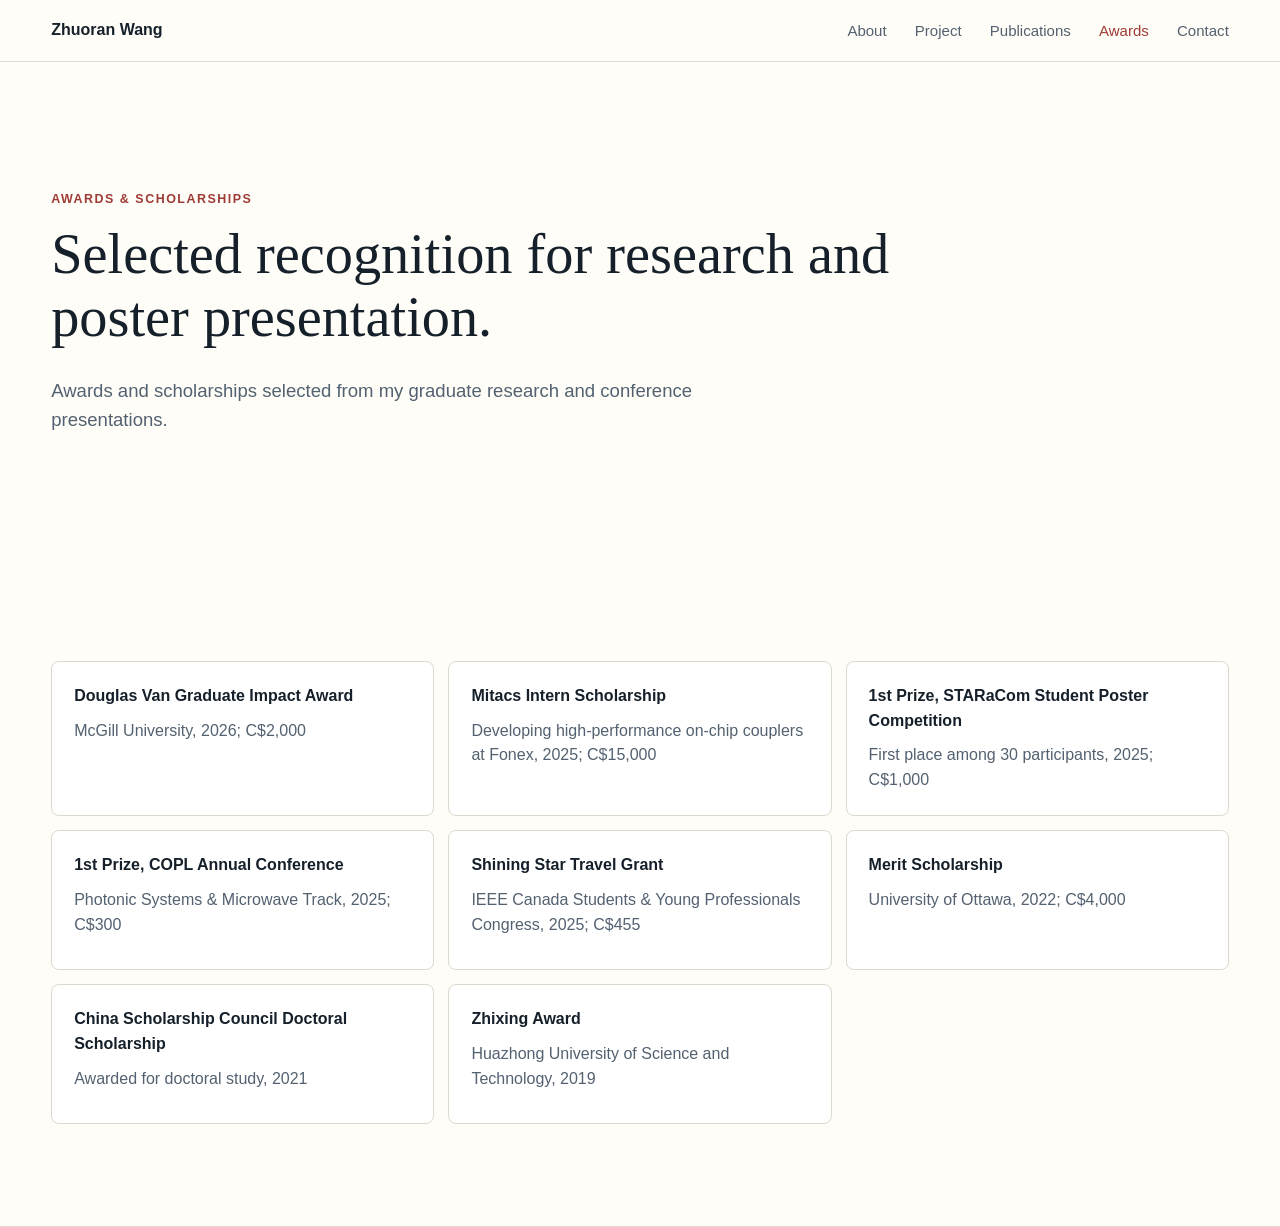
<file: personal-website/awards.html>
<!doctype html>
<html lang="en">
  <head>
    <meta charset="utf-8" />
    <meta name="viewport" content="width=device-width, initial-scale=1" />
    <meta name="description" content="Selected awards and scholarships received by Zhuoran Wang." />
    <title>Awards | Zhuoran Wang</title>
    <link rel="stylesheet" href="styles.css" />
  </head>
  <body>
    <header class="site-header" aria-label="Primary navigation">
      <a class="brand" href="index.html">Zhuoran Wang</a>
      <nav>
        <a href="index.html">About</a>
        <a href="projects.html">Project</a>
        <a href="publications.html">Publications</a>
        <a class="active" href="awards.html">Awards</a>
        <a href="index.html#contact">Contact</a>
      </nav>
    </header>

    <main>
      <section class="page-hero" aria-labelledby="awards-title">
        <p class="eyebrow">Awards &amp; Scholarships</p>
        <h1 id="awards-title">Selected recognition for research and poster presentation.</h1>
        <p>
          Awards and scholarships selected from my graduate research and conference presentations.
        </p>
      </section>

      <section class="section awards-section" aria-label="Selected awards">
        <div class="awards-grid">
          <article>
            <strong>Douglas Van Graduate Impact Award</strong>
            <span>McGill University, 2026; C$2,000</span>
          </article>
          <article>
            <strong>Mitacs Intern Scholarship</strong>
            <span>Developing high-performance on-chip couplers at Fonex, 2025; C$15,000</span>
          </article>
          <article>
            <strong>1st Prize, STARaCom Student Poster Competition</strong>
            <span>First place among 30 participants, 2025; C$1,000</span>
          </article>
          <article>
            <strong>1st Prize, COPL Annual Conference</strong>
            <span>Photonic Systems &amp; Microwave Track, 2025; C$300</span>
          </article>
          <article>
            <strong>Shining Star Travel Grant</strong>
            <span>IEEE Canada Students &amp; Young Professionals Congress, 2025; C$455</span>
          </article>
          <article>
            <strong>Merit Scholarship</strong>
            <span>University of Ottawa, 2022; C$4,000</span>
          </article>
          <article>
            <strong>China Scholarship Council Doctoral Scholarship</strong>
            <span>Awarded for doctoral study, 2021</span>
          </article>
          <article>
            <strong>Zhixing Award</strong>
            <span>Huazhong University of Science and Technology, 2019</span>
          </article>
        </div>
      </section>
    </main>
  </body>
</html>
</file>
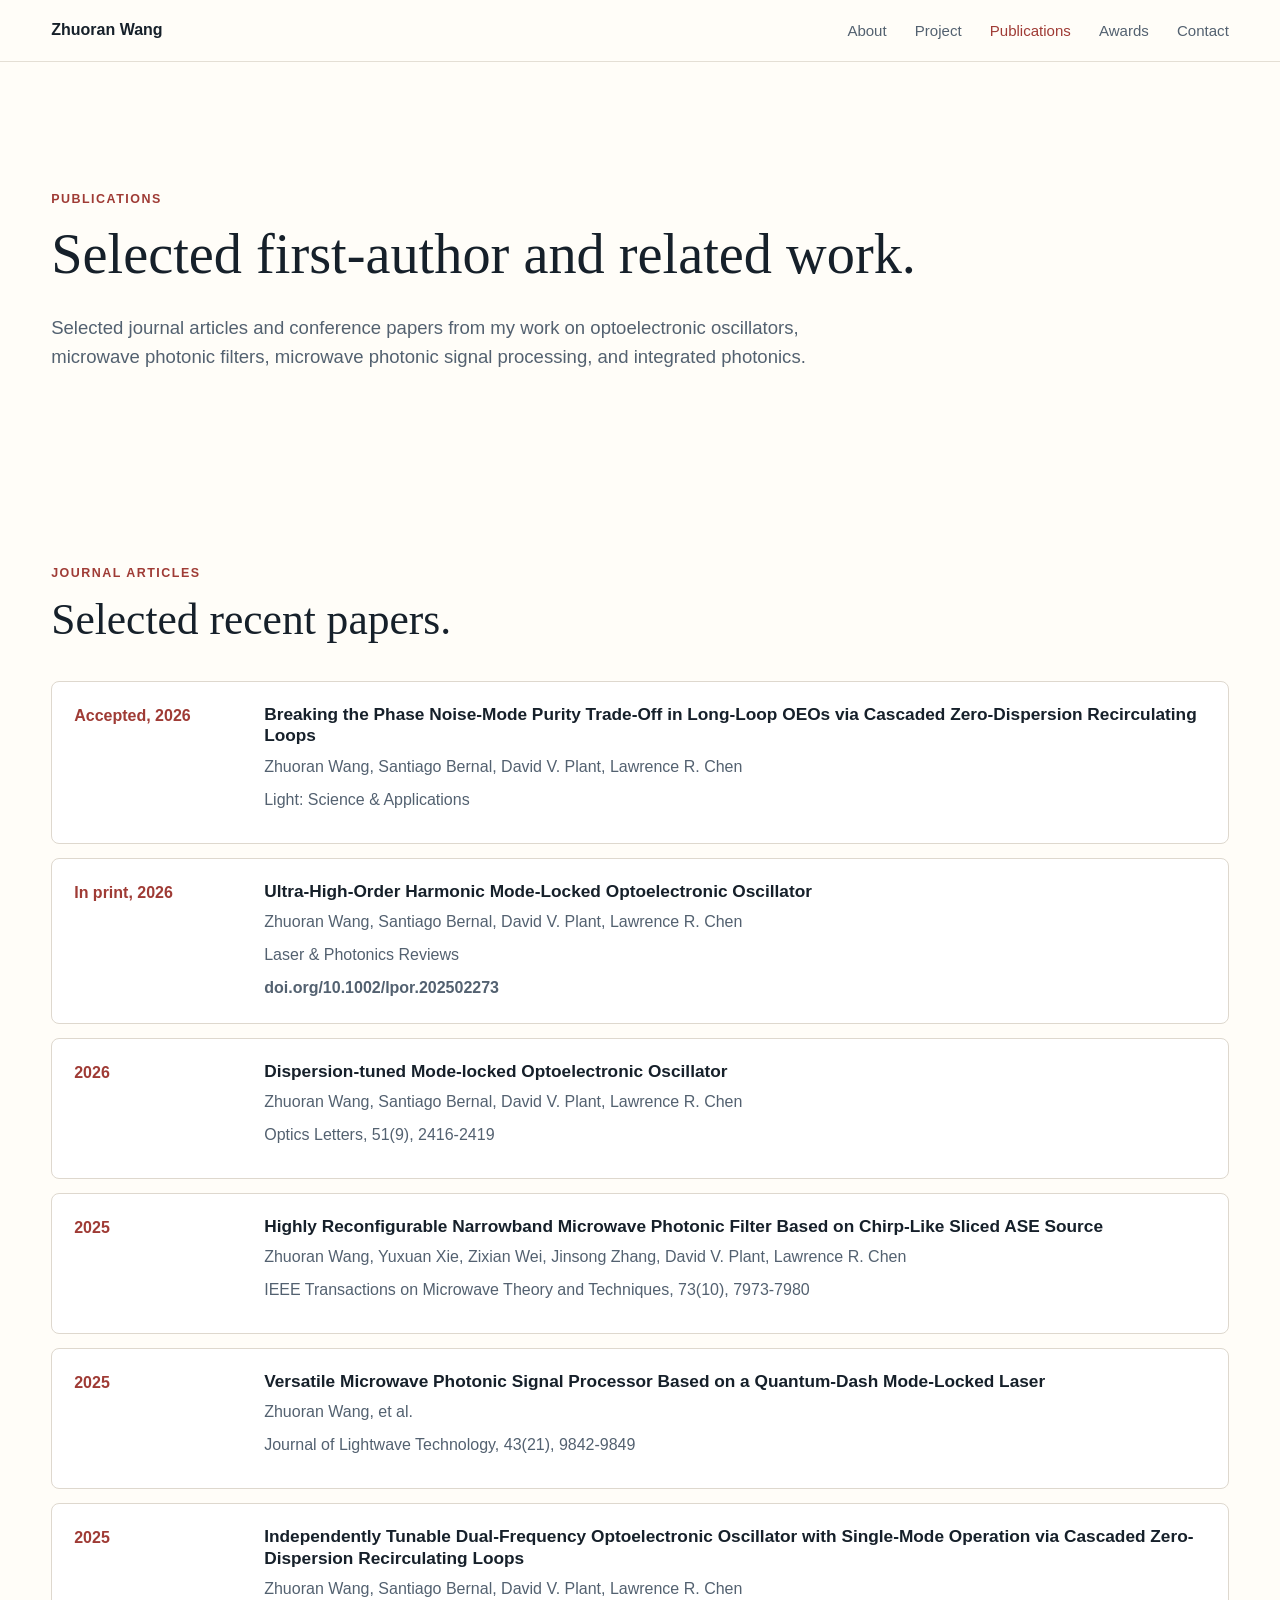
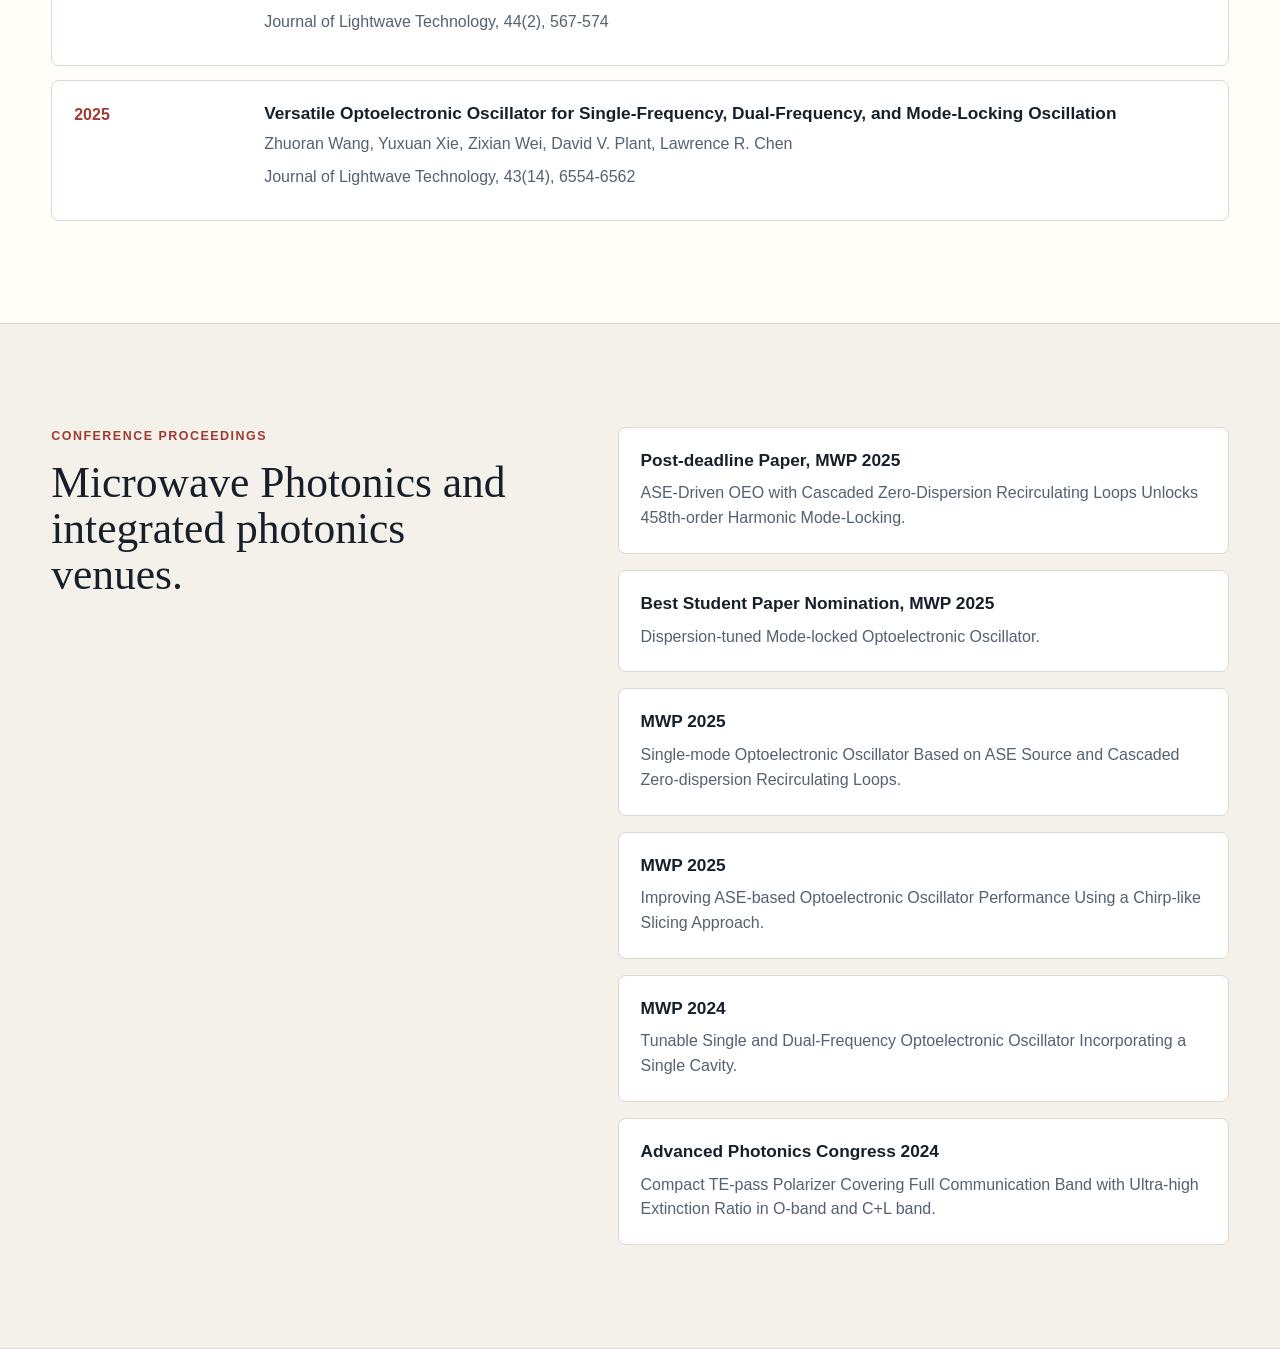
<file: personal-website/publications.html>
<!doctype html>
<html lang="en">
  <head>
    <meta charset="utf-8" />
    <meta name="viewport" content="width=device-width, initial-scale=1" />
    <meta name="description" content="Selected publications by Zhuoran Wang in microwave photonics and optoelectronic oscillators." />
    <title>Publications | Zhuoran Wang</title>
    <link rel="stylesheet" href="styles.css" />
  </head>
  <body>
    <header class="site-header" aria-label="Primary navigation">
      <a class="brand" href="index.html">Zhuoran Wang</a>
      <nav>
        <a href="index.html">About</a>
        <a href="projects.html">Project</a>
        <a class="active" href="publications.html">Publications</a>
        <a href="awards.html">Awards</a>
        <a href="index.html#contact">Contact</a>
      </nav>
    </header>

    <main>
      <section class="page-hero" aria-labelledby="publications-title">
        <p class="eyebrow">Publications</p>
        <h1 id="publications-title">Selected first-author and related work.</h1>
        <p>
          Selected journal articles and conference papers from my work on optoelectronic oscillators, microwave
          photonic filters, microwave photonic signal processing, and integrated photonics.
        </p>
      </section>

      <section class="section" aria-labelledby="journal-title">
        <div class="section-heading compact">
          <p class="eyebrow">Journal Articles</p>
          <h2 id="journal-title">Selected recent papers.</h2>
        </div>
        <div class="publication-list">
          <article class="publication">
            <p class="pub-status">Accepted, 2026</p>
            <h3>Breaking the Phase Noise-Mode Purity Trade-Off in Long-Loop OEOs via Cascaded Zero-Dispersion Recirculating Loops</h3>
            <p>Zhuoran Wang, Santiago Bernal, David V. Plant, Lawrence R. Chen</p>
            <span>Light: Science &amp; Applications</span>
          </article>
          <article class="publication">
            <p class="pub-status">In print, 2026</p>
            <h3>Ultra-High-Order Harmonic Mode-Locked Optoelectronic Oscillator</h3>
            <p>Zhuoran Wang, Santiago Bernal, David V. Plant, Lawrence R. Chen</p>
            <span>Laser &amp; Photonics Reviews</span>
            <a href="https://doi.org/10.1002/lpor.202502273">doi.org/10.1002/lpor.202502273</a>
          </article>
          <article class="publication">
            <p class="pub-status">2026</p>
            <h3>Dispersion-tuned Mode-locked Optoelectronic Oscillator</h3>
            <p>Zhuoran Wang, Santiago Bernal, David V. Plant, Lawrence R. Chen</p>
            <span>Optics Letters, 51(9), 2416-2419</span>
          </article>
          <article class="publication">
            <p class="pub-status">2025</p>
            <h3>Highly Reconfigurable Narrowband Microwave Photonic Filter Based on Chirp-Like Sliced ASE Source</h3>
            <p>Zhuoran Wang, Yuxuan Xie, Zixian Wei, Jinsong Zhang, David V. Plant, Lawrence R. Chen</p>
            <span>IEEE Transactions on Microwave Theory and Techniques, 73(10), 7973-7980</span>
          </article>
          <article class="publication">
            <p class="pub-status">2025</p>
            <h3>Versatile Microwave Photonic Signal Processor Based on a Quantum-Dash Mode-Locked Laser</h3>
            <p>Zhuoran Wang, et al.</p>
            <span>Journal of Lightwave Technology, 43(21), 9842-9849</span>
          </article>
          <article class="publication">
            <p class="pub-status">2025</p>
            <h3>Independently Tunable Dual-Frequency Optoelectronic Oscillator with Single-Mode Operation via Cascaded Zero-Dispersion Recirculating Loops</h3>
            <p>Zhuoran Wang, Santiago Bernal, David V. Plant, Lawrence R. Chen</p>
            <span>Journal of Lightwave Technology, 44(2), 567-574</span>
          </article>
          <article class="publication">
            <p class="pub-status">2025</p>
            <h3>Versatile Optoelectronic Oscillator for Single-Frequency, Dual-Frequency, and Mode-Locking Oscillation</h3>
            <p>Zhuoran Wang, Yuxuan Xie, Zixian Wei, David V. Plant, Lawrence R. Chen</p>
            <span>Journal of Lightwave Technology, 43(14), 6554-6562</span>
          </article>
        </div>
      </section>

      <section class="section split muted" aria-labelledby="conference-title">
        <div>
          <p class="eyebrow">Conference Proceedings</p>
          <h2 id="conference-title">Microwave Photonics and integrated photonics venues.</h2>
        </div>
        <div class="timeline">
          <article>
            <h3>Post-deadline Paper, MWP 2025</h3>
            <p>ASE-Driven OEO with Cascaded Zero-Dispersion Recirculating Loops Unlocks 458th-order Harmonic Mode-Locking.</p>
          </article>
          <article>
            <h3>Best Student Paper Nomination, MWP 2025</h3>
            <p>Dispersion-tuned Mode-locked Optoelectronic Oscillator.</p>
          </article>
          <article>
            <h3>MWP 2025</h3>
            <p>Single-mode Optoelectronic Oscillator Based on ASE Source and Cascaded Zero-dispersion Recirculating Loops.</p>
          </article>
          <article>
            <h3>MWP 2025</h3>
            <p>Improving ASE-based Optoelectronic Oscillator Performance Using a Chirp-like Slicing Approach.</p>
          </article>
          <article>
            <h3>MWP 2024</h3>
            <p>Tunable Single and Dual-Frequency Optoelectronic Oscillator Incorporating a Single Cavity.</p>
          </article>
          <article>
            <h3>Advanced Photonics Congress 2024</h3>
            <p>Compact TE-pass Polarizer Covering Full Communication Band with Ultra-high Extinction Ratio in O-band and C+L band.</p>
          </article>
        </div>
      </section>
    </main>
  </body>
</html>
</file>
<file: styles.css>
:root {
  --ink: #16202a;
  --subtle: #536170;
  --muted: #f4f0ea;
  --paper: #fffdf8;
  --line: #ded8ce;
  --blue: #1f4f7a;
  --red: #9f3b35;
  --green: #2f6d5c;
  --gold: #b07a24;
  --shadow: 0 24px 70px rgba(22, 32, 42, 0.12);
}

* {
  box-sizing: border-box;
}

html {
  scroll-behavior: smooth;
}

body {
  margin: 0;
  color: var(--ink);
  background: var(--paper);
  font-family: Arial, Helvetica, sans-serif;
  line-height: 1.55;
}

a {
  color: inherit;
  text-decoration: none;
}

img {
  display: block;
  max-width: 100%;
}

.site-header {
  position: sticky;
  top: 0;
  z-index: 10;
  display: flex;
  align-items: center;
  justify-content: space-between;
  gap: 24px;
  padding: 18px clamp(20px, 4vw, 64px);
  background: rgba(255, 253, 248, 0.92);
  border-bottom: 1px solid rgba(222, 216, 206, 0.82);
  backdrop-filter: blur(16px);
}

.brand {
  font-weight: 700;
  letter-spacing: 0;
}

nav {
  display: flex;
  align-items: center;
  gap: clamp(14px, 2.2vw, 30px);
  color: var(--subtle);
  font-size: 0.94rem;
}

nav a:hover,
nav a.active,
.contact-links a:hover,
.publication a:hover {
  color: var(--red);
}

.hero {
  display: grid;
  grid-template-columns: minmax(0, 0.9fr) minmax(360px, 1.1fr);
  gap: clamp(32px, 5vw, 76px);
  align-items: center;
  min-height: auto;
  padding: clamp(54px, 7vw, 96px) clamp(20px, 4vw, 64px) clamp(54px, 7vw, 92px);
  border-bottom: 1px solid var(--line);
}

.hero-copy {
  max-width: 780px;
}

.eyebrow {
  margin: 0 0 14px;
  color: var(--red);
  font-size: 0.78rem;
  font-weight: 700;
  letter-spacing: 0.12em;
  text-transform: uppercase;
}

h1,
h2,
h3,
p {
  overflow-wrap: anywhere;
}

h1 {
  margin: 0;
  max-width: 900px;
  font-family: Georgia, "Times New Roman", serif;
  font-size: clamp(2.35rem, 4.4vw, 4.8rem);
  font-weight: 500;
  line-height: 1.12;
  letter-spacing: 0;
}

h2 {
  margin: 0;
  font-family: Georgia, "Times New Roman", serif;
  font-size: clamp(2rem, 3.4vw, 4rem);
  font-weight: 500;
  line-height: 1.05;
  letter-spacing: 0;
}

h3 {
  margin: 0;
  font-size: 1.08rem;
  line-height: 1.25;
  letter-spacing: 0;
}

.hero-text {
  max-width: 680px;
  margin: 26px 0 0;
  color: var(--subtle);
  font-size: clamp(1.02rem, 1.4vw, 1.2rem);
}

.hero-actions,
.contact-links {
  display: flex;
  flex-wrap: wrap;
  gap: 12px;
  margin-top: 30px;
}

.button {
  display: inline-flex;
  align-items: center;
  justify-content: center;
  min-height: 44px;
  padding: 10px 18px;
  border: 1px solid var(--line);
  border-radius: 6px;
  color: var(--ink);
  background: #ffffff;
  font-weight: 700;
  box-shadow: 0 8px 20px rgba(22, 32, 42, 0.06);
}

.button.primary {
  color: white;
  border-color: var(--blue);
  background: var(--blue);
}

.hero-photo {
  margin: 0;
  justify-self: stretch;
  min-height: 520px;
  overflow: hidden;
  border-radius: 8px;
  background: #d8d2c8;
  box-shadow: var(--shadow);
}

.hero-photo img {
  width: 100%;
  height: 100%;
  min-height: 520px;
  object-fit: cover;
  object-position: 50% 45%;
}

.metrics {
  display: grid;
  grid-template-columns: repeat(4, minmax(0, 1fr));
  border-bottom: 1px solid var(--line);
}

.metrics a {
  display: block;
  min-height: 152px;
  padding: 26px clamp(20px, 3vw, 42px);
  border-right: 1px solid var(--line);
}

.metrics a:last-child {
  border-right: 0;
}

.metrics strong {
  display: block;
  color: var(--blue);
  font-size: clamp(1.2rem, 2vw, 1.7rem);
  line-height: 1.15;
}

.metrics span {
  display: block;
  margin-top: 10px;
  color: var(--subtle);
}

.metrics a:hover strong {
  color: var(--red);
}

.page-hero {
  max-width: 1040px;
  padding: clamp(70px, 10vw, 140px) clamp(20px, 4vw, 64px) clamp(54px, 7vw, 96px);
}

.page-hero h1 {
  max-width: 980px;
}

.page-hero p:not(.eyebrow) {
  max-width: 760px;
  margin: 28px 0 0;
  color: var(--subtle);
  font-size: clamp(1.05rem, 1.45vw, 1.24rem);
}

.section {
  padding: clamp(64px, 8vw, 118px) clamp(20px, 4vw, 64px);
  border-bottom: 1px solid var(--line);
}

.section-heading {
  display: grid;
  grid-template-columns: minmax(180px, 0.45fr) minmax(0, 1fr);
  gap: clamp(24px, 5vw, 70px);
  align-items: start;
  margin-bottom: 38px;
}

.section-heading.compact {
  display: block;
  max-width: 820px;
}

.highlight-grid {
  display: grid;
  grid-template-columns: repeat(3, minmax(0, 1fr));
  gap: 18px;
}

.highlight-card,
.publication,
.awards-grid article,
.timeline article {
  border: 1px solid var(--line);
  border-radius: 8px;
  background: white;
}

.link-card {
  display: block;
}

.link-card:hover {
  transform: translateY(-3px);
  transition: transform 180ms ease, border-color 180ms ease;
  border-color: rgba(159, 59, 53, 0.38);
}

.highlight-card {
  min-height: 360px;
  padding: 28px;
  box-shadow: 0 18px 45px rgba(22, 32, 42, 0.07);
}

.highlight-card .number {
  display: block;
  margin-bottom: 48px;
  font-family: Georgia, "Times New Roman", serif;
  font-size: 3rem;
}

.highlight-card p,
.publication p,
.timeline p,
.about-body p,
.contact-section p {
  color: var(--subtle);
}

.accent-red .number {
  color: var(--red);
}

.accent-green .number {
  color: var(--green);
}

.accent-gold .number {
  color: var(--gold);
}

.split {
  display: grid;
  grid-template-columns: minmax(220px, 0.78fr) minmax(0, 1fr);
  gap: clamp(28px, 7vw, 96px);
}

.muted {
  background: var(--muted);
}

.about-body {
  max-width: 820px;
  font-size: 1.05rem;
}

.about-body p:first-child {
  margin-top: 0;
}

.publication-list {
  display: grid;
  gap: 14px;
  margin-top: 34px;
}

.publication {
  display: grid;
  grid-template-columns: minmax(110px, 160px) minmax(0, 1fr);
  column-gap: 30px;
  row-gap: 8px;
  padding: 22px;
}

.publication .pub-status {
  grid-row: span 4;
  margin: 0;
  color: var(--red);
  font-weight: 700;
}

.publication p {
  margin: 0;
}

.publication span,
.publication a {
  display: block;
  color: var(--subtle);
}

.publication a {
  width: fit-content;
  font-weight: 700;
}

.timeline {
  display: grid;
  gap: 16px;
}

.timeline article {
  padding: 22px;
}

.timeline p {
  margin: 10px 0 0;
}

.education-section {
  border-bottom: 0;
}

.education-list article span {
  display: block;
  margin-top: 8px;
  color: var(--subtle);
}

.awards-grid {
  display: grid;
  grid-template-columns: repeat(3, minmax(0, 1fr));
  gap: 14px;
  margin-top: 34px;
}

.awards-grid article {
  min-height: 140px;
  padding: 22px;
}

.awards-grid strong,
.awards-grid span {
  display: block;
}

.awards-grid span {
  margin-top: 10px;
  color: var(--subtle);
}

.certificate-link {
  display: inline-flex;
  align-items: center;
  justify-content: center;
  width: fit-content;
  min-height: 40px;
  margin-top: 20px;
  padding: 9px 15px;
  border: 1px solid var(--blue);
  border-radius: 6px;
  color: #ffffff;
  background: var(--blue);
  box-shadow: 0 8px 18px rgba(31, 79, 122, 0.18);
  font-size: 0.92rem;
  font-weight: 700;
}

.certificate-link:hover {
  border-color: var(--red);
  background: var(--red);
}

.contact-section {
  display: grid;
  grid-template-columns: 180px minmax(0, 1fr);
  gap: 34px;
  align-items: center;
  margin: clamp(64px, 8vw, 118px) clamp(20px, 4vw, 64px);
  padding: clamp(28px, 5vw, 52px);
  color: white;
  background: var(--ink);
  border-radius: 8px;
}

.contact-strip {
  display: flex;
  flex-wrap: wrap;
  gap: 12px;
  padding: 0 clamp(20px, 4vw, 64px) clamp(64px, 8vw, 108px);
}

.project-accordion {
  padding: 0 clamp(20px, 4vw, 64px) clamp(74px, 8vw, 120px);
}

.project-accordion > details {
  border: 1px solid var(--line);
  border-radius: 8px;
  background: #ffffff;
  box-shadow: 0 18px 45px rgba(22, 32, 42, 0.06);
  overflow: hidden;
}

.project-accordion > details + details {
  margin-top: 18px;
}

.project-accordion > details > summary {
  cursor: pointer;
  padding: clamp(22px, 3.2vw, 34px) clamp(22px, 4vw, 42px);
  color: var(--ink);
  font-family: Georgia, "Times New Roman", serif;
  font-size: clamp(1.65rem, 2.55vw, 2.75rem);
  line-height: 1.12;
}

.project-group {
  border-top: 1px solid var(--line);
}

.project-group > summary {
  cursor: pointer;
  padding: clamp(24px, 4vw, 38px) clamp(22px, 4vw, 42px);
  color: var(--ink);
  font-family: Georgia, "Times New Roman", serif;
  font-size: clamp(1.4rem, 2.1vw, 2.2rem);
  line-height: 1.16;
}

.project-group > summary span {
  display: block;
  margin-bottom: 10px;
  color: var(--red);
  font-family: Arial, Helvetica, sans-serif;
  font-size: 0.78rem;
  font-weight: 700;
  letter-spacing: 0.12em;
  text-transform: uppercase;
}

.project-detail {
  display: grid;
  grid-template-columns: minmax(280px, 0.78fr) minmax(0, 1.22fr);
  gap: clamp(24px, 4vw, 52px);
  padding: clamp(24px, 4vw, 42px) clamp(22px, 4vw, 42px);
  border-top: 1px solid var(--line);
}

.project-detail:first-of-type {
  border-top: 1px solid var(--line);
}

.project-copy {
  align-self: start;
  position: sticky;
  top: 92px;
}

.project-kicker {
  margin: 0 0 12px;
  color: var(--red);
  font-size: 0.86rem;
  font-weight: 700;
}

.project-copy h3 {
  font-family: Georgia, "Times New Roman", serif;
  font-size: clamp(1.35rem, 2vw, 2rem);
  font-weight: 500;
  line-height: 1.18;
}

.project-copy > p:not(.project-kicker) {
  color: var(--subtle);
  font-size: 1.03rem;
}

.project-facts {
  display: grid;
  gap: 12px;
  margin: 24px 0 0;
}

.project-facts div {
  padding: 14px 0;
  border-top: 1px solid var(--line);
}

.project-facts dt {
  color: var(--ink);
  font-weight: 700;
}

.project-facts dd {
  margin: 5px 0 0;
  color: var(--subtle);
}

.project-viewer {
  min-width: 0;
}

.viewer-tabs {
  display: flex;
  flex-wrap: wrap;
  gap: 8px;
  margin-bottom: 12px;
}

.viewer-tabs button {
  cursor: pointer;
  min-height: 38px;
  padding: 8px 13px;
  border: 1px solid var(--line);
  border-radius: 6px;
  color: var(--subtle);
  background: #ffffff;
  font: inherit;
  font-weight: 700;
}

.viewer-tabs button.active,
.viewer-tabs button:hover {
  color: #ffffff;
  border-color: var(--blue);
  background: var(--blue);
}

.project-viewer figure {
  margin: 0;
  border: 1px solid var(--line);
  border-radius: 8px;
  background: var(--paper);
  overflow: hidden;
}

.project-viewer iframe {
  display: block;
  width: 100%;
  height: clamp(420px, 46vw, 720px);
  border: 0;
  background: #ffffff;
}

.project-viewer figcaption {
  padding: 12px 14px 14px;
  color: var(--subtle);
  font-size: 0.92rem;
}

.redirect-page {
  padding: 64px;
}

.industry-list {
  display: grid;
  grid-template-columns: repeat(2, minmax(0, 1fr));
  gap: 16px;
  padding: 0 clamp(22px, 4vw, 42px) clamp(26px, 4vw, 42px);
}

.industry-list article {
  padding: 22px;
  border: 1px solid var(--line);
  border-radius: 8px;
  background: var(--paper);
}

.industry-list h3 {
  font-family: Georgia, "Times New Roman", serif;
  font-size: clamp(1.25rem, 1.8vw, 1.75rem);
  font-weight: 500;
  line-height: 1.2;
}

.industry-list p {
  margin: 12px 0 0;
  color: var(--subtle);
}

.contact-section img {
  width: 180px;
  aspect-ratio: 1;
  object-fit: cover;
  border-radius: 8px;
}

.contact-section h2 {
  font-size: clamp(2.1rem, 4vw, 4.2rem);
}

.contact-section p {
  max-width: 720px;
  color: rgba(255, 255, 255, 0.75);
}

.contact-links a {
  display: inline-flex;
  align-items: center;
  min-height: 42px;
  padding: 9px 14px;
  border: 1px solid rgba(255, 255, 255, 0.22);
  border-radius: 6px;
  color: white;
  font-weight: 700;
}

@media (max-width: 1020px) {
  .hero,
  .section-heading,
  .split {
    grid-template-columns: 1fr;
  }

  .hero {
    min-height: 0;
  }

  .metrics,
  .highlight-grid,
  .awards-grid,
  .project-detail {
    grid-template-columns: repeat(2, minmax(0, 1fr));
  }

  .project-detail {
    grid-template-columns: 1fr;
  }

  .project-copy {
    position: static;
  }
}

@media (max-width: 720px) {
  .site-header {
    position: static;
    align-items: flex-start;
    flex-direction: column;
  }

  nav {
    width: 100%;
    overflow-x: auto;
    padding-bottom: 2px;
  }

  h1 {
    font-size: clamp(2.15rem, 11vw, 3.35rem);
    line-height: 1.14;
  }

  .hero-photo,
  .hero-photo img {
    min-height: 340px;
  }

  .metrics,
  .highlight-grid,
  .awards-grid,
  .publication,
  .contact-section,
  .industry-list {
    grid-template-columns: 1fr;
  }

  .project-viewer iframe {
    height: 420px;
  }

  .metrics a {
    min-height: 0;
    border-right: 0;
    border-bottom: 1px solid var(--line);
  }

  .metrics a:last-child {
    border-bottom: 0;
  }

  .publication .pub-status {
    grid-row: auto;
  }

  .contact-section img {
    width: 132px;
  }
}
</file>
<file: personal-website/styles.css>
:root {
  --ink: #16202a;
  --subtle: #536170;
  --muted: #f4f0ea;
  --paper: #fffdf8;
  --line: #ded8ce;
  --blue: #1f4f7a;
  --red: #9f3b35;
  --green: #2f6d5c;
  --gold: #b07a24;
  --shadow: 0 24px 70px rgba(22, 32, 42, 0.12);
}

* {
  box-sizing: border-box;
}

html {
  scroll-behavior: smooth;
}

body {
  margin: 0;
  color: var(--ink);
  background: var(--paper);
  font-family: Arial, Helvetica, sans-serif;
  line-height: 1.55;
}

a {
  color: inherit;
  text-decoration: none;
}

img {
  display: block;
  max-width: 100%;
}

.site-header {
  position: sticky;
  top: 0;
  z-index: 10;
  display: flex;
  align-items: center;
  justify-content: space-between;
  gap: 24px;
  padding: 18px clamp(20px, 4vw, 64px);
  background: rgba(255, 253, 248, 0.92);
  border-bottom: 1px solid rgba(222, 216, 206, 0.82);
  backdrop-filter: blur(16px);
}

.brand {
  font-weight: 700;
  letter-spacing: 0;
}

nav {
  display: flex;
  align-items: center;
  gap: clamp(14px, 2.2vw, 30px);
  color: var(--subtle);
  font-size: 0.94rem;
}

nav a:hover,
nav a.active,
.contact-links a:hover,
.publication a:hover {
  color: var(--red);
}

.hero {
  display: grid;
  grid-template-columns: minmax(0, 0.9fr) minmax(360px, 1.1fr);
  gap: clamp(32px, 5vw, 76px);
  align-items: center;
  min-height: auto;
  padding: clamp(54px, 7vw, 96px) clamp(20px, 4vw, 64px) clamp(54px, 7vw, 92px);
  border-bottom: 1px solid var(--line);
}

.hero-copy {
  max-width: 780px;
}

.eyebrow {
  margin: 0 0 14px;
  color: var(--red);
  font-size: 0.78rem;
  font-weight: 700;
  letter-spacing: 0.12em;
  text-transform: uppercase;
}

h1,
h2,
h3,
p {
  overflow-wrap: anywhere;
}

h1 {
  margin: 0;
  max-width: 900px;
  font-family: Georgia, "Times New Roman", serif;
  font-size: clamp(2.35rem, 4.4vw, 4.8rem);
  font-weight: 500;
  line-height: 1.12;
  letter-spacing: 0;
}

h2 {
  margin: 0;
  font-family: Georgia, "Times New Roman", serif;
  font-size: clamp(2rem, 3.4vw, 4rem);
  font-weight: 500;
  line-height: 1.05;
  letter-spacing: 0;
}

h3 {
  margin: 0;
  font-size: 1.08rem;
  line-height: 1.25;
  letter-spacing: 0;
}

.hero-text {
  max-width: 680px;
  margin: 26px 0 0;
  color: var(--subtle);
  font-size: clamp(1.02rem, 1.4vw, 1.2rem);
}

.hero-actions,
.contact-links {
  display: flex;
  flex-wrap: wrap;
  gap: 12px;
  margin-top: 30px;
}

.button {
  display: inline-flex;
  align-items: center;
  justify-content: center;
  min-height: 44px;
  padding: 10px 18px;
  border: 1px solid var(--line);
  border-radius: 6px;
  color: var(--ink);
  background: #ffffff;
  font-weight: 700;
  box-shadow: 0 8px 20px rgba(22, 32, 42, 0.06);
}

.button.primary {
  color: white;
  border-color: var(--blue);
  background: var(--blue);
}

.hero-photo {
  margin: 0;
  justify-self: stretch;
  min-height: 520px;
  overflow: hidden;
  border-radius: 8px;
  background: #d8d2c8;
  box-shadow: var(--shadow);
}

.hero-photo img {
  width: 100%;
  height: 100%;
  min-height: 520px;
  object-fit: cover;
  object-position: 50% 45%;
}

.metrics {
  display: grid;
  grid-template-columns: repeat(4, minmax(0, 1fr));
  border-bottom: 1px solid var(--line);
}

.metrics a {
  display: block;
  min-height: 152px;
  padding: 26px clamp(20px, 3vw, 42px);
  border-right: 1px solid var(--line);
}

.metrics a:last-child {
  border-right: 0;
}

.metrics strong {
  display: block;
  color: var(--blue);
  font-size: clamp(1.2rem, 2vw, 1.7rem);
  line-height: 1.15;
}

.metrics span {
  display: block;
  margin-top: 10px;
  color: var(--subtle);
}

.metrics a:hover strong {
  color: var(--red);
}

.page-hero {
  max-width: 1040px;
  padding: clamp(70px, 10vw, 140px) clamp(20px, 4vw, 64px) clamp(54px, 7vw, 96px);
}

.page-hero h1 {
  max-width: 980px;
}

.page-hero p:not(.eyebrow) {
  max-width: 760px;
  margin: 28px 0 0;
  color: var(--subtle);
  font-size: clamp(1.05rem, 1.45vw, 1.24rem);
}

.section {
  padding: clamp(64px, 8vw, 118px) clamp(20px, 4vw, 64px);
  border-bottom: 1px solid var(--line);
}

.section-heading {
  display: grid;
  grid-template-columns: minmax(180px, 0.45fr) minmax(0, 1fr);
  gap: clamp(24px, 5vw, 70px);
  align-items: start;
  margin-bottom: 38px;
}

.section-heading.compact {
  display: block;
  max-width: 820px;
}

.highlight-grid {
  display: grid;
  grid-template-columns: repeat(3, minmax(0, 1fr));
  gap: 18px;
}

.highlight-card,
.publication,
.awards-grid article,
.timeline article {
  border: 1px solid var(--line);
  border-radius: 8px;
  background: white;
}

.link-card {
  display: block;
}

.link-card:hover {
  transform: translateY(-3px);
  transition: transform 180ms ease, border-color 180ms ease;
  border-color: rgba(159, 59, 53, 0.38);
}

.highlight-card {
  min-height: 360px;
  padding: 28px;
  box-shadow: 0 18px 45px rgba(22, 32, 42, 0.07);
}

.highlight-card .number {
  display: block;
  margin-bottom: 48px;
  font-family: Georgia, "Times New Roman", serif;
  font-size: 3rem;
}

.highlight-card p,
.publication p,
.timeline p,
.about-body p,
.contact-section p {
  color: var(--subtle);
}

.accent-red .number {
  color: var(--red);
}

.accent-green .number {
  color: var(--green);
}

.accent-gold .number {
  color: var(--gold);
}

.split {
  display: grid;
  grid-template-columns: minmax(220px, 0.78fr) minmax(0, 1fr);
  gap: clamp(28px, 7vw, 96px);
}

.muted {
  background: var(--muted);
}

.about-body {
  max-width: 820px;
  font-size: 1.05rem;
}

.about-body p:first-child {
  margin-top: 0;
}

.publication-list {
  display: grid;
  gap: 14px;
  margin-top: 34px;
}

.publication {
  display: grid;
  grid-template-columns: minmax(110px, 160px) minmax(0, 1fr);
  column-gap: 30px;
  row-gap: 8px;
  padding: 22px;
}

.publication .pub-status {
  grid-row: span 4;
  margin: 0;
  color: var(--red);
  font-weight: 700;
}

.publication p {
  margin: 0;
}

.publication span,
.publication a {
  display: block;
  color: var(--subtle);
}

.publication a {
  width: fit-content;
  font-weight: 700;
}

.timeline {
  display: grid;
  gap: 16px;
}

.timeline article {
  padding: 22px;
}

.timeline p {
  margin: 10px 0 0;
}

.education-section {
  border-bottom: 0;
}

.education-list article span {
  display: block;
  margin-top: 8px;
  color: var(--subtle);
}

.awards-grid {
  display: grid;
  grid-template-columns: repeat(3, minmax(0, 1fr));
  gap: 14px;
  margin-top: 34px;
}

.awards-grid article {
  min-height: 140px;
  padding: 22px;
}

.awards-grid strong,
.awards-grid span {
  display: block;
}

.awards-grid span {
  margin-top: 10px;
  color: var(--subtle);
}

.contact-section {
  display: grid;
  grid-template-columns: 180px minmax(0, 1fr);
  gap: 34px;
  align-items: center;
  margin: clamp(64px, 8vw, 118px) clamp(20px, 4vw, 64px);
  padding: clamp(28px, 5vw, 52px);
  color: white;
  background: var(--ink);
  border-radius: 8px;
}

.contact-strip {
  display: flex;
  flex-wrap: wrap;
  gap: 12px;
  padding: 0 clamp(20px, 4vw, 64px) clamp(64px, 8vw, 108px);
}

.project-accordion {
  padding: 0 clamp(20px, 4vw, 64px) clamp(74px, 8vw, 120px);
}

.project-accordion > details {
  border: 1px solid var(--line);
  border-radius: 8px;
  background: #ffffff;
  box-shadow: 0 18px 45px rgba(22, 32, 42, 0.06);
  overflow: hidden;
}

.project-accordion > details + details {
  margin-top: 18px;
}

.project-accordion > details > summary {
  cursor: pointer;
  padding: clamp(22px, 3.2vw, 34px) clamp(22px, 4vw, 42px);
  color: var(--ink);
  font-family: Georgia, "Times New Roman", serif;
  font-size: clamp(1.65rem, 2.55vw, 2.75rem);
  line-height: 1.12;
}

.project-group {
  border-top: 1px solid var(--line);
}

.project-group > summary {
  cursor: pointer;
  padding: clamp(24px, 4vw, 38px) clamp(22px, 4vw, 42px);
  color: var(--ink);
  font-family: Georgia, "Times New Roman", serif;
  font-size: clamp(1.4rem, 2.1vw, 2.2rem);
  line-height: 1.16;
}

.project-group > summary span {
  display: block;
  margin-bottom: 10px;
  color: var(--red);
  font-family: Arial, Helvetica, sans-serif;
  font-size: 0.78rem;
  font-weight: 700;
  letter-spacing: 0.12em;
  text-transform: uppercase;
}

.project-detail {
  display: grid;
  grid-template-columns: minmax(280px, 0.78fr) minmax(0, 1.22fr);
  gap: clamp(24px, 4vw, 52px);
  padding: clamp(24px, 4vw, 42px) clamp(22px, 4vw, 42px);
  border-top: 1px solid var(--line);
}

.project-detail:first-of-type {
  border-top: 1px solid var(--line);
}

.project-copy {
  align-self: start;
  position: sticky;
  top: 92px;
}

.project-kicker {
  margin: 0 0 12px;
  color: var(--red);
  font-size: 0.86rem;
  font-weight: 700;
}

.project-copy h3 {
  font-family: Georgia, "Times New Roman", serif;
  font-size: clamp(1.35rem, 2vw, 2rem);
  font-weight: 500;
  line-height: 1.18;
}

.project-copy > p:not(.project-kicker) {
  color: var(--subtle);
  font-size: 1.03rem;
}

.project-facts {
  display: grid;
  gap: 12px;
  margin: 24px 0 0;
}

.project-facts div {
  padding: 14px 0;
  border-top: 1px solid var(--line);
}

.project-facts dt {
  color: var(--ink);
  font-weight: 700;
}

.project-facts dd {
  margin: 5px 0 0;
  color: var(--subtle);
}

.project-viewer {
  min-width: 0;
}

.viewer-tabs {
  display: flex;
  flex-wrap: wrap;
  gap: 8px;
  margin-bottom: 12px;
}

.viewer-tabs button {
  cursor: pointer;
  min-height: 38px;
  padding: 8px 13px;
  border: 1px solid var(--line);
  border-radius: 6px;
  color: var(--subtle);
  background: #ffffff;
  font: inherit;
  font-weight: 700;
}

.viewer-tabs button.active,
.viewer-tabs button:hover {
  color: #ffffff;
  border-color: var(--blue);
  background: var(--blue);
}

.project-viewer figure {
  margin: 0;
  border: 1px solid var(--line);
  border-radius: 8px;
  background: var(--paper);
  overflow: hidden;
}

.project-viewer iframe {
  display: block;
  width: 100%;
  height: clamp(420px, 46vw, 720px);
  border: 0;
  background: #ffffff;
}

.project-viewer figcaption {
  padding: 12px 14px 14px;
  color: var(--subtle);
  font-size: 0.92rem;
}

.redirect-page {
  padding: 64px;
}

.industry-list {
  display: grid;
  grid-template-columns: repeat(2, minmax(0, 1fr));
  gap: 16px;
  padding: 0 clamp(22px, 4vw, 42px) clamp(26px, 4vw, 42px);
}

.industry-list article {
  padding: 22px;
  border: 1px solid var(--line);
  border-radius: 8px;
  background: var(--paper);
}

.industry-list h3 {
  font-family: Georgia, "Times New Roman", serif;
  font-size: clamp(1.25rem, 1.8vw, 1.75rem);
  font-weight: 500;
  line-height: 1.2;
}

.industry-list p {
  margin: 12px 0 0;
  color: var(--subtle);
}

.contact-section img {
  width: 180px;
  aspect-ratio: 1;
  object-fit: cover;
  border-radius: 8px;
}

.contact-section h2 {
  font-size: clamp(2.1rem, 4vw, 4.2rem);
}

.contact-section p {
  max-width: 720px;
  color: rgba(255, 255, 255, 0.75);
}

.contact-links a {
  display: inline-flex;
  align-items: center;
  min-height: 42px;
  padding: 9px 14px;
  border: 1px solid rgba(255, 255, 255, 0.22);
  border-radius: 6px;
  color: white;
  font-weight: 700;
}

@media (max-width: 1020px) {
  .hero,
  .section-heading,
  .split {
    grid-template-columns: 1fr;
  }

  .hero {
    min-height: 0;
  }

  .metrics,
  .highlight-grid,
  .awards-grid,
  .project-detail {
    grid-template-columns: repeat(2, minmax(0, 1fr));
  }

  .project-detail {
    grid-template-columns: 1fr;
  }

  .project-copy {
    position: static;
  }
}

@media (max-width: 720px) {
  .site-header {
    position: static;
    align-items: flex-start;
    flex-direction: column;
  }

  nav {
    width: 100%;
    overflow-x: auto;
    padding-bottom: 2px;
  }

  h1 {
    font-size: clamp(2.15rem, 11vw, 3.35rem);
    line-height: 1.14;
  }

  .hero-photo,
  .hero-photo img {
    min-height: 340px;
  }

  .metrics,
  .highlight-grid,
  .awards-grid,
  .publication,
  .contact-section,
  .industry-list {
    grid-template-columns: 1fr;
  }

  .project-viewer iframe {
    height: 420px;
  }

  .metrics a {
    min-height: 0;
    border-right: 0;
    border-bottom: 1px solid var(--line);
  }

  .metrics a:last-child {
    border-bottom: 0;
  }

  .publication .pub-status {
    grid-row: auto;
  }

  .contact-section img {
    width: 132px;
  }
}
</file>
